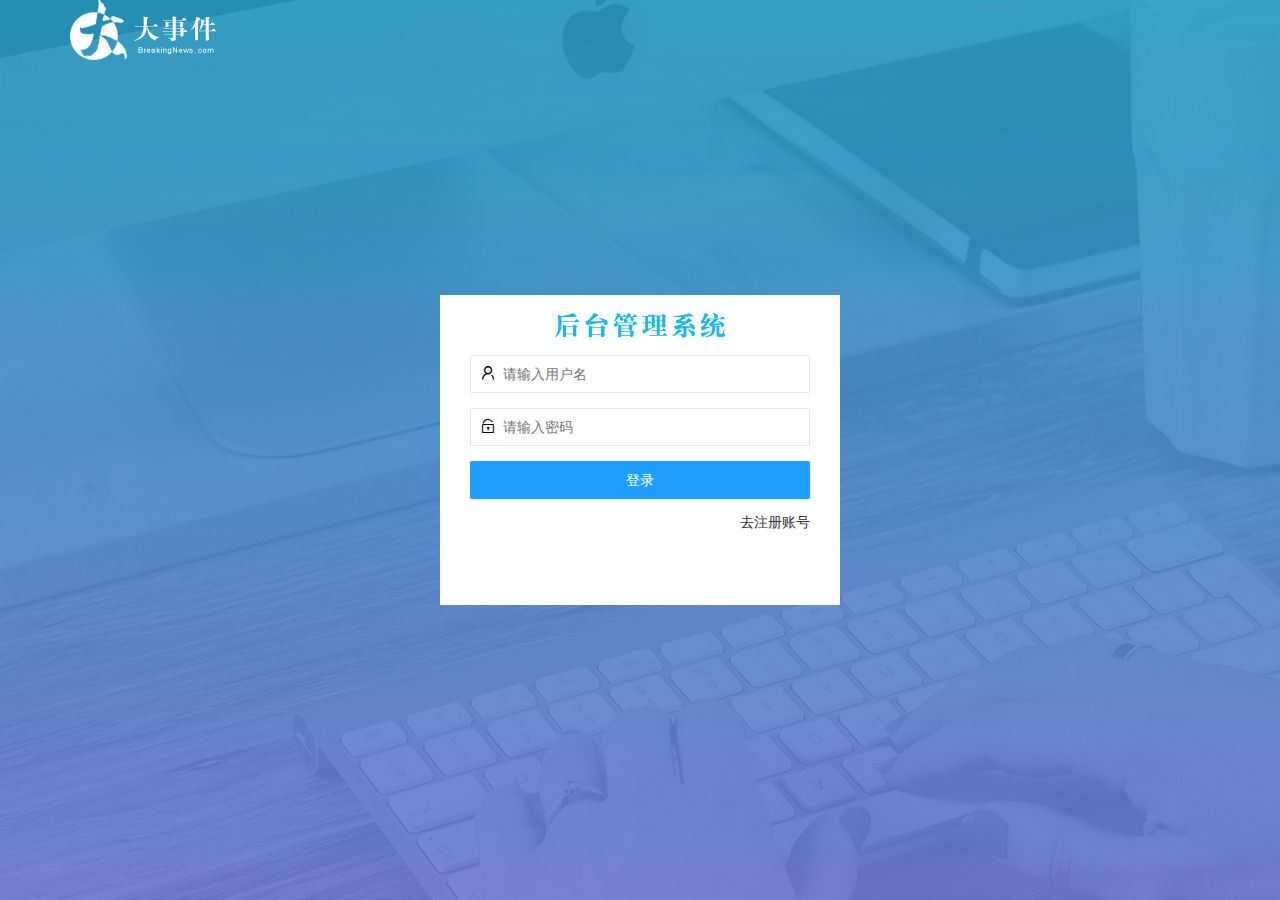
<file: login.html>
<!DOCTYPE html>
<html lang="en">

<head>
    <meta charset="UTF-8">
    <meta http-equiv="X-UA-Compatible" content="IE=edge">
    <meta name="viewport" content="width=device-width, initial-scale=1.0">
    <title>大事件—登录/注册</title>
    <!-- 引入layui -->
    <link rel="stylesheet" href="./assets/lib/layui/css/layui.css">
    <link rel="stylesheet" href="./assets/css/login.css">
</head>

<body>
    <!-- 头部的login区 -->
    <div class="layui-main">
        <img src="./assets/images/logo.png" alt="">
    </div>
    <!-- 登陆注册区 -->
    <div class="loginAndRegBox">
        <div class="login-title"></div>
        <!-- 登录 -->
        <div class="login-box">
            <!-- 登录表单 -->
            <form class="layui-form" action="" id="form_login">
                <!-- 请输入用户名 -->
                <div class="layui-form-item">
                    <i class="layui-icon layui-icon-username"></i>
                    <input type="text" name="username" required lay-verify="required" placeholder="请输入用户名" autocomplete="off" class="layui-input">
                </div>
                <!-- 密码框 -->
                <div class="layui-form-item">
                    <i class="layui-icon layui-icon-password"></i>
                    <input type="password" name="password" required lay-verify="required|pwb" placeholder="请输入密码" autocomplete="off" class="layui-input">
                </div>
                <!-- 提交按钮 -->
                <div class="layui-form-item">
                    <button class="layui-btn layui-btn-fluid layui-btn-normal" lay-submit lay-filter="formDemo">登录</button>
                </div>
                <!-- 注册跳转 -->
                <div class="layui-form-item links">
                    <a href="javascript:;" id="link_reg">去注册账号</a>
                </div>
            </form>
        </div>
        <!-- 注册 -->
        <div class="reg-box">
            <!-- 注册表单 -->
            <form class="layui-form" id="form_reg">
                <!-- 请输入用户名 -->
                <div class="layui-form-item">
                    <i class="layui-icon layui-icon-username"></i>
                    <input type="text" name="username" required lay-verify="required" placeholder="请输入用户名" autocomplete="off" class="layui-input">
                </div>
                <!-- 密码框 -->
                <div class="layui-form-item">
                    <i class="layui-icon layui-icon-password"></i>
                    <input type="password" name="password" required lay-verify="required|pwb" placeholder="请输入密码" autocomplete="off" class="layui-input">
                </div>
                <!-- 密码确认框 -->
                <div class="layui-form-item">
                    <i class="layui-icon layui-icon-password"></i>
                    <input type="password" name="repassworde" required lay-verify="required|pwb|pwbs" placeholder="再次入密码" autocomplete="off" class="layui-input">
                </div>
                <!-- 注册按钮 -->
                <div class="layui-form-item">
                    <button class="layui-btn layui-btn-fluid layui-btn-normal" lay-submit lay-filter="formDemo">注册</button>
                </div>
                <!-- 登录跳转 -->
                <div class="layui-form-item links">
                    <a href="javascript:;" id="link_login">去登录</a>
                </div>
            </form>
        </div>
    </div>
    <!-- 导入layui.js文件 -->
    <script src="./assets/lib/layui/layui.all.js"></script>
    <!-- 导入jquery -->
    <script src="./assets/lib/jquery.js"></script>
    <script src="./assets/js/baseAPI.js"></script>
    <!-- 导入自己的js文件 -->
    <script src="./assets/js/login.js"></script>
</body>

</html>
</file>
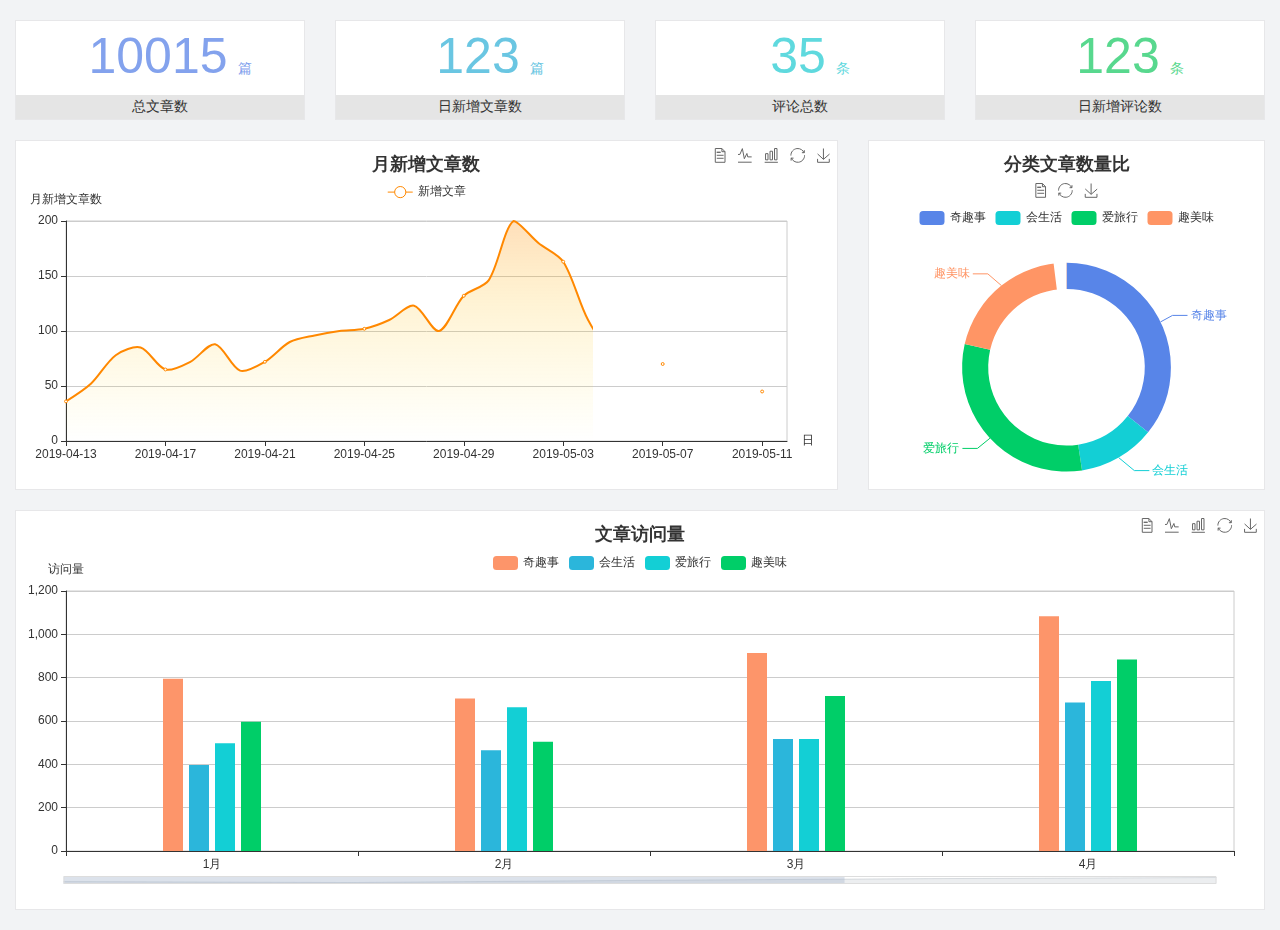
<file: home/dashboard.html>
<!DOCTYPE html>
<html lang="en">

<head>
    <meta charset="UTF-8">
    <meta name="viewport" content="width=device-width, initial-scale=1.0">
    <meta http-equiv="X-UA-Compatible" content="ie=edge">
    <title>图表统计</title>
    <link rel="stylesheet" href="../assets/lib/bootstrap.css" />
    <link rel="stylesheet" href="../assets/lib/main.css" />
    <script src="../assets/lib/jquery.js"></script>
    <script type="text/javascript" src="../assets/lib/echarts.min.js"></script>
</head>

<body>
    <div class="container-fluid">
        <div class="row spannel_list">
            <div class="col-sm-3 col-xs-6">
                <div class="spannel">
                    <em>10015</em><span>篇</span>
                    <b>总文章数</b>
                </div>
            </div>
            <div class="col-sm-3 col-xs-6">
                <div class="spannel scolor01">
                    <em>123</em><span>篇</span>
                    <b>日新增文章数</b>
                </div>
            </div>
            <div class="col-sm-3 col-xs-6">
                <div class="spannel scolor02">
                    <em>35</em><span>条</span>
                    <b>评论总数</b>
                </div>
            </div>
            <div class="col-sm-3 col-xs-6">
                <div class="spannel scolor03">
                    <em>123</em><span>条</span>
                    <b>日新增评论数</b>
                </div>
            </div>
        </div>
    </div>

    <div class="container-fluid">
        <div class="row curve-pie">
            <div class="col-lg-8 col-md-8">
                <div class="gragh_pannel" id="curve_show"></div>
            </div>
            <div class="col-lg-4 col-md-4">
                <div class="gragh_pannel" id="pie_show"></div>
            </div>
        </div>
    </div>

    <div class="container-fluid">
        <div class="column_pannel" id="column_show"></div>
    </div>

    <script>
        var oChart = echarts.init(document.getElementById('curve_show'));
        var aList_all = [{
            'count': 36,
            'date': '2019-04-13'
        }, {
            'count': 52,
            'date': '2019-04-14'
        }, {
            'count': 78,
            'date': '2019-04-15'
        }, {
            'count': 85,
            'date': '2019-04-16'
        }, {
            'count': 65,
            'date': '2019-04-17'
        }, {
            'count': 72,
            'date': '2019-04-18'
        }, {
            'count': 88,
            'date': '2019-04-19'
        }, {
            'count': 64,
            'date': '2019-04-20'
        }, {
            'count': 72,
            'date': '2019-04-21'
        }, {
            'count': 90,
            'date': '2019-04-22'
        }, {
            'count': 96,
            'date': '2019-04-23'
        }, {
            'count': 100,
            'date': '2019-04-24'
        }, {
            'count': 102,
            'date': '2019-04-25'
        }, {
            'count': 110,
            'date': '2019-04-26'
        }, {
            'count': 123,
            'date': '2019-04-27'
        }, {
            'count': 100,
            'date': '2019-04-28'
        }, {
            'count': 132,
            'date': '2019-04-29'
        }, {
            'count': 146,
            'date': '2019-04-30'
        }, {
            'count': 200,
            'date': '2019-05-01'
        }, {
            'count': 180,
            'date': '2019-05-02'
        }, {
            'count': 163,
            'date': '2019-05-03'
        }, {
            'count': 110,
            'date': '2019-05-04'
        }, {
            'count': 80,
            'date': '2019-05-05'
        }, {
            'count': 82,
            'date': '2019-05-06'
        }, {
            'count': 70,
            'date': '2019-05-07'
        }, {
            'count': 65,
            'date': '2019-05-08'
        }, {
            'count': 54,
            'date': '2019-05-09'
        }, {
            'count': 40,
            'date': '2019-05-10'
        }, {
            'count': 45,
            'date': '2019-05-11'
        }, {
            'count': 38,
            'date': '2019-05-12'
        }, ];

        let aCount = [];
        let aDate = [];

        for (var i = 0; i < aList_all.length; i++) {
            aCount.push(aList_all[i].count);
            aDate.push(aList_all[i].date);
        }

        var chartopt = {
            title: {
                text: '月新增文章数',
                left: 'center',
                top: '10'
            },
            tooltip: {
                trigger: 'axis'
            },
            legend: {
                data: ['新增文章'],
                top: '40'
            },
            toolbox: {
                show: true,
                feature: {
                    mark: {
                        show: true
                    },
                    dataView: {
                        show: true,
                        readOnly: false
                    },
                    magicType: {
                        show: true,
                        type: ['line', 'bar']
                    },
                    restore: {
                        show: true
                    },
                    saveAsImage: {
                        show: true
                    }
                }
            },
            calculable: true,
            xAxis: [{
                name: '日',
                type: 'category',
                boundaryGap: false,
                data: aDate
            }],
            yAxis: [{
                name: '月新增文章数',
                type: 'value'
            }],
            series: [{
                name: '新增文章',
                type: 'line',
                smooth: true,
                itemStyle: {
                    normal: {
                        areaStyle: {
                            type: 'default'
                        },
                        color: '#f80'
                    },
                    lineStyle: {
                        color: '#f80'
                    }
                },
                data: aCount
            }],
            areaStyle: {
                normal: {
                    color: new echarts.graphic.LinearGradient(0, 0, 0, 1, [{
                        offset: 0,
                        color: 'rgba(255,136,0,0.39)'
                    }, {
                        offset: .34,
                        color: 'rgba(255,180,0,0.25)'
                    }, {
                        offset: 1,
                        color: 'rgba(255,222,0,0.00)'
                    }])

                }
            },
            grid: {
                show: true,
                x: 50,
                x2: 50,
                y: 80,
                height: 220
            }
        };

        oChart.setOption(chartopt);


        var oPie = echarts.init(document.getElementById('pie_show'));
        var oPieopt = {
            title: {
                top: 10,
                text: '分类文章数量比',
                x: 'center'
            },
            tooltip: {
                trigger: 'item',
                formatter: "{a} <br/>{b} : {c} ({d}%)"
            },
            color: ['#5885e8', '#13cfd5', '#00ce68', '#ff9565'],
            legend: {
                x: 'center',
                top: 65,
                data: ['奇趣事', '会生活', '爱旅行', '趣美味']
            },
            toolbox: {
                show: true,
                x: 'center',
                top: 35,
                feature: {
                    mark: {
                        show: true
                    },
                    dataView: {
                        show: true,
                        readOnly: false
                    },
                    magicType: {
                        show: true,
                        type: ['pie', 'funnel'],
                        option: {
                            funnel: {
                                x: '25%',
                                width: '50%',
                                funnelAlign: 'left',
                                max: 1548
                            }
                        }
                    },
                    restore: {
                        show: true
                    },
                    saveAsImage: {
                        show: true
                    }
                }
            },
            calculable: true,
            series: [{
                name: '访问来源',
                type: 'pie',
                radius: ['45%', '60%'],
                center: ['50%', '65%'],
                data: [{
                    value: 300,
                    name: '奇趣事'
                }, {
                    value: 100,
                    name: '会生活'
                }, {
                    value: 260,
                    name: '爱旅行'
                }, {
                    value: 180,
                    name: '趣美味'
                }]
            }]
        };
        oPie.setOption(oPieopt);



        var oColumn = this.echarts.init(document.getElementById('column_show'));
        var oColumnopt = {
            title: {
                text: '文章访问量',
                left: 'center',
                top: '10'
            },
            tooltip: {
                trigger: 'axis'
            },
            legend: {
                data: ['奇趣事', '会生活', '爱旅行', '趣美味'],
                top: '40'
            },
            toolbox: {
                show: true,
                feature: {
                    mark: {
                        show: true
                    },
                    dataView: {
                        show: true,
                        readOnly: false
                    },
                    magicType: {
                        show: true,
                        type: ['line', 'bar']
                    },
                    restore: {
                        show: true
                    },
                    saveAsImage: {
                        show: true
                    }
                }
            },
            calculable: true,
            xAxis: [{
                type: 'category',
                data: ['1月', '2月', '3月', '4月', '5月']
            }],
            yAxis: [{
                name: '访问量',
                type: 'value'
            }],
            series: [{
                name: '奇趣事',
                type: 'bar',
                barWidth: 20,
                itemStyle: {
                    normal: {
                        areaStyle: {
                            type: 'default'
                        },
                        color: '#fd956a'
                    }
                },
                data: [800, 708, 920, 1090, 1200]
            }, {
                name: '会生活',
                type: 'bar',
                barWidth: 20,
                itemStyle: {
                    normal: {
                        areaStyle: {
                            type: 'default'
                        },
                        color: '#2bb6db'
                    }
                },
                data: [400, 468, 520, 690, 800]
            }, {
                name: '爱旅行',
                type: 'bar',
                barWidth: 20,
                itemStyle: {
                    normal: {
                        areaStyle: {
                            type: 'default'
                        },
                        color: '#13cfd5'
                    }
                },
                data: [500, 668, 520, 790, 900]
            }, {
                name: '趣美味',
                type: 'bar',
                barWidth: 20,
                itemStyle: {
                    normal: {
                        areaStyle: {
                            type: 'default'
                        },
                        color: '#00ce68'
                    }
                },
                data: [600, 508, 720, 890, 1000]
            }],
            grid: {
                show: true,
                x: 50,
                x2: 30,
                y: 80,
                height: 260
            },
            dataZoom: [ //给x轴设置滚动条
                {
                    start: 0, //默认为0
                    end: 100 - 1000 / 31, //默认为100
                    type: 'slider',
                    show: true,
                    xAxisIndex: [0],
                    handleSize: 0, //滑动条的 左右2个滑动条的大小
                    height: 8, //组件高度
                    left: 45, //左边的距离
                    right: 50, //右边的距离
                    bottom: 26, //右边的距离
                    handleColor: '#ddd', //h滑动图标的颜色
                    handleStyle: {
                        borderColor: "#cacaca",
                        borderWidth: "1",
                        shadowBlur: 2,
                        background: "#ddd",
                        shadowColor: "#ddd",
                    }
                }
            ]
        };
        oColumn.setOption(oColumnopt);
    </script>
</body>

</html>
</file>
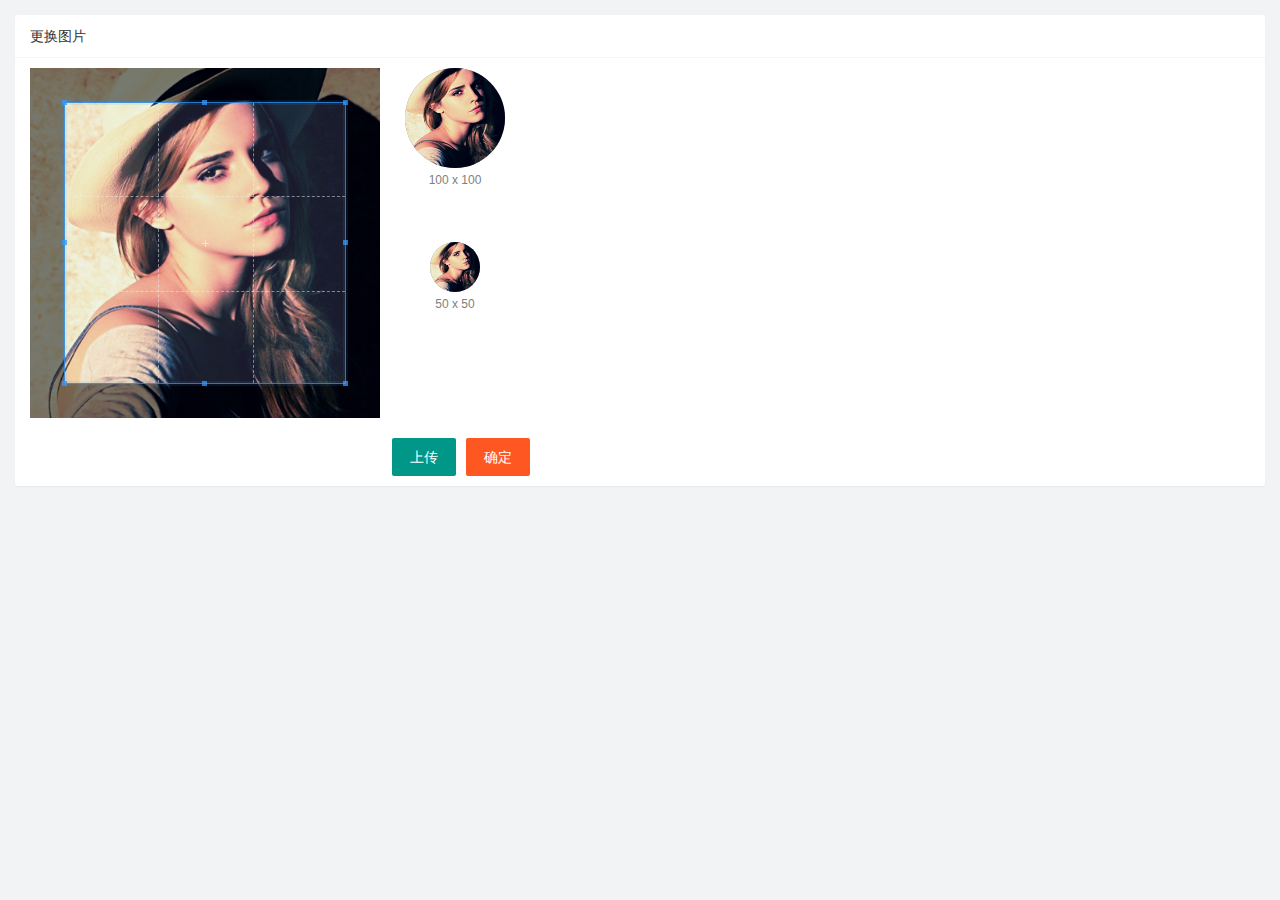
<file: user/user_avatar.html>
<!DOCTYPE html>
<html lang="en">

<head>
    <meta charset="UTF-8">
    <meta http-equiv="X-UA-Compatible" content="IE=edge">
    <meta name="viewport" content="width=device-width, initial-scale=1.0">
    <title>Document</title>
    <link rel="stylesheet" href="../assets/lib/layui/css/layui.css">
    <link rel="stylesheet" href="../assets/lib/cropper/cropper.css">
    <link rel="stylesheet" href="../assets/css/user/user_avatar.css">
</head>

<body>
    <div class="layui-card">
        <div class="layui-card-header">更换图片</div>
        <div class="layui-card-body">
            <!-- 第一行的图片裁剪和预览区域 -->
            <div class="row1">
                <!-- 图片裁剪区域 -->
                <div class="cropper-box">
                    <!-- 这个 img 标签很重要，将来会把它初始化为裁剪区域 -->
                    <img id="image" src="../assets/images/sample.jpg" />
                </div>
                <!-- 图片的预览区域 -->
                <div class="preview-box">
                    <div>
                        <!-- 宽高为 100px 的预览区域 -->
                        <div class="img-preview w100"></div>
                        <p class="size">100 x 100</p>
                    </div>
                    <div>
                        <!-- 宽高为 50px 的预览区域 -->
                        <div class="img-preview w50"></div>
                        <p class="size">50 x 50</p>
                    </div>
                </div>
            </div>

            <!-- 第二行的按钮区域 -->
            <div class="row2">
                <input type="file" id="file" accept="image/png,image/jpeg">
                <button type="button" class="layui-btn" id="btnChooseImage">上传</button>
                <button type="button" class="layui-btn layui-btn-danger" id="btnUpload">确定</button>
            </div>
        </div>
    </div>
    <script src="../assets/lib/jquery.js"></script>
    <script src="../assets/lib/layui/layui.all.js"></script>
    <script src="../assets/lib/cropper/Cropper.js"></script>
    <script src="../assets/lib/cropper/jquery-cropper.js"></script>
    <script src="../assets/js/baseAPI.js"></script>
    <script src="../assets/js/user/user_avatar.js"></script>
</body>

</html>
</file>
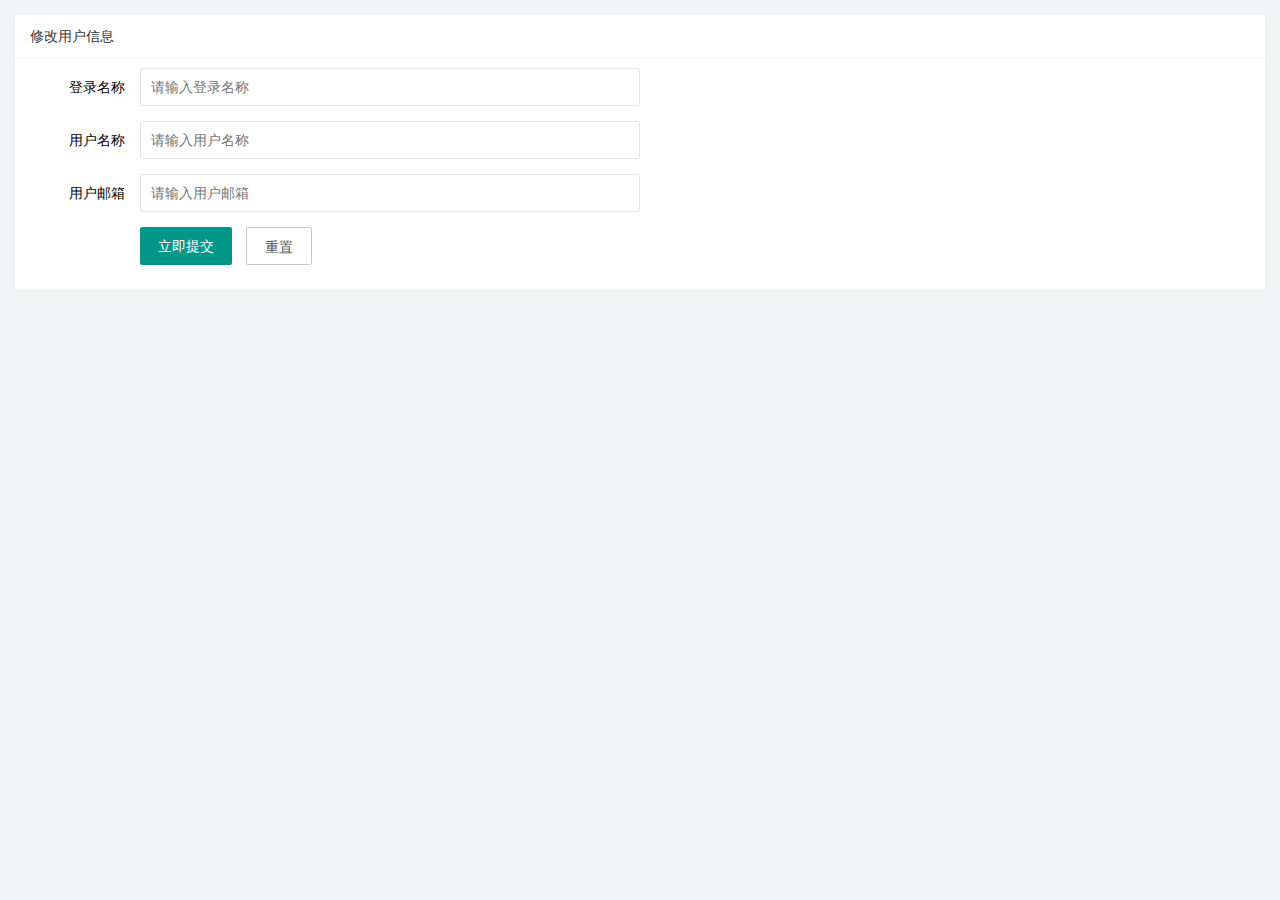
<file: user/user_info.html>
<!DOCTYPE html>
<html lang="en">

<head>
    <meta charset="UTF-8">
    <meta http-equiv="X-UA-Compatible" content="IE=edge">
    <meta name="viewport" content="width=device-width, initial-scale=1.0">
    <title>Document</title>
    <link rel="stylesheet" href="../assets/lib/layui/css/layui.css" />
    <link rel="stylesheet" href="../assets/css/user/user_info.css" />
</head>

<body>
    <div class="layui-card">
        <div class="layui-card-header">修改用户信息</div>
        <div class="layui-card-body">
            <form class="layui-form" lay-filter="formUserInfo">
                <input type="hidden" name="id">
                <div class="layui-form-item">
                    <label class="layui-form-label">登录名称</label>
                    <div class="layui-input-block">
                        <input type="text" name="username" required lay-verify="required" placeholder="请输入登录名称" autocomplete="off" class="layui-input" readonly>
                    </div>
                </div>
                <div class="layui-form-item">
                    <label class="layui-form-label">用户名称</label>
                    <div class="layui-input-block">
                        <input type="text" name="nickname" required lay-verify="required|nickname" placeholder="请输入用户名称" autocomplete="off" class="layui-input">
                    </div>
                </div>
                <div class="layui-form-item">
                    <label class="layui-form-label">用户邮箱</label>
                    <div class="layui-input-block">
                        <input type="text" name="email" required lay-verify="required|email" placeholder="请输入用户邮箱" autocomplete="off" class="layui-input">
                    </div>
                </div>
                <div class="layui-form-item">
                    <div class="layui-input-block">
                        <button class="layui-btn" lay-submit lay-filter="formDemo">立即提交</button>
                        <button type="reset" class="layui-btn layui-btn-primary" id="btnReast">重置</button>
                    </div>
                </div>
            </form>
        </div>
    </div>
    <script src="../assets/lib/jquery.js"></script>
    <script src="../assets/js/baseAPI.js"></script>
    <script src="../assets/lib/layui/layui.all.js"></script>
    <script src="../assets/js/user/user_info.js"></script>
</body>

</html>
</file>
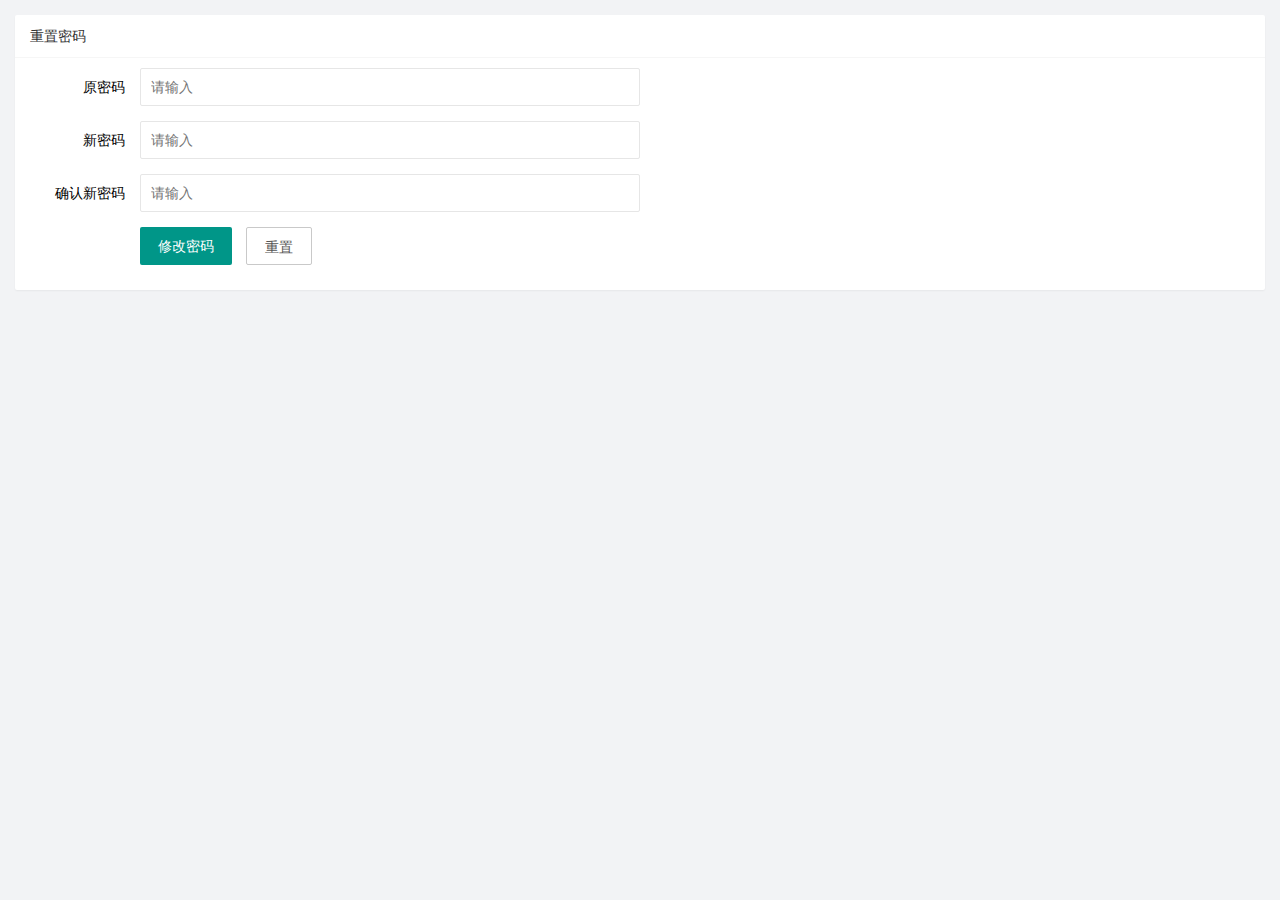
<file: user/user_pwd.html>
<!DOCTYPE html>
<html lang="en">

<head>
    <meta charset="UTF-8">
    <meta http-equiv="X-UA-Compatible" content="IE=edge">
    <meta name="viewport" content="width=device-width, initial-scale=1.0">
    <title>Document</title>
    <link rel="stylesheet" href="../assets/lib/layui/css/layui.css">
    <link rel="stylesheet" href="../assets/css/user/user_pwd.css">
</head>

<body>
    <div class="layui-card">
        <div class="layui-card-header">重置密码</div>
        <div class="layui-card-body">
            <form class="layui-form">
                <!-- 提示：如果你不想用form，你可以换成div等任何一个普通元素 -->
                <div class="layui-form-item">
                    <label class="layui-form-label">原密码</label>
                    <div class="layui-input-block">
                        <input type="password" name="oldPwd" placeholder="请输入" autocomplete="off" class="layui-input" lay-verify="required|pwd">
                    </div>
                </div>
                <div class="layui-form-item">
                    <label class="layui-form-label">新密码</label>
                    <div class="layui-input-block">
                        <input type="password" name="newPwd" placeholder="请输入" autocomplete="off" class="layui-input" lay-verify="required|pwd|samePwd">
                    </div>
                </div>
                <div class="layui-form-item">
                    <label class="layui-form-label">确认新密码</label>
                    <div class="layui-input-block">
                        <input type="password" name="rePwd" placeholder="请输入" autocomplete="off" class="layui-input" lay-verify="required|pwd|rePwd">
                    </div>
                </div>
                <div class="layui-form-item">
                    <div class="layui-input-block">
                        <button class="layui-btn" lay-submit lay-filter="*">修改密码</button>
                        <button type="reset" class="layui-btn layui-btn-primary">重置</button>
                    </div>
                </div>
            </form>
        </div>
    </div>
    <script src="../assets/lib/jquery.js"></script>
    <script src="../assets/lib/layui/layui.all.js"></script>
    <script src="../assets/js/baseAPI.js"></script>
    <script src="../assets/js/user/user_pwd.js"></script>
</body>

</html>
</file>
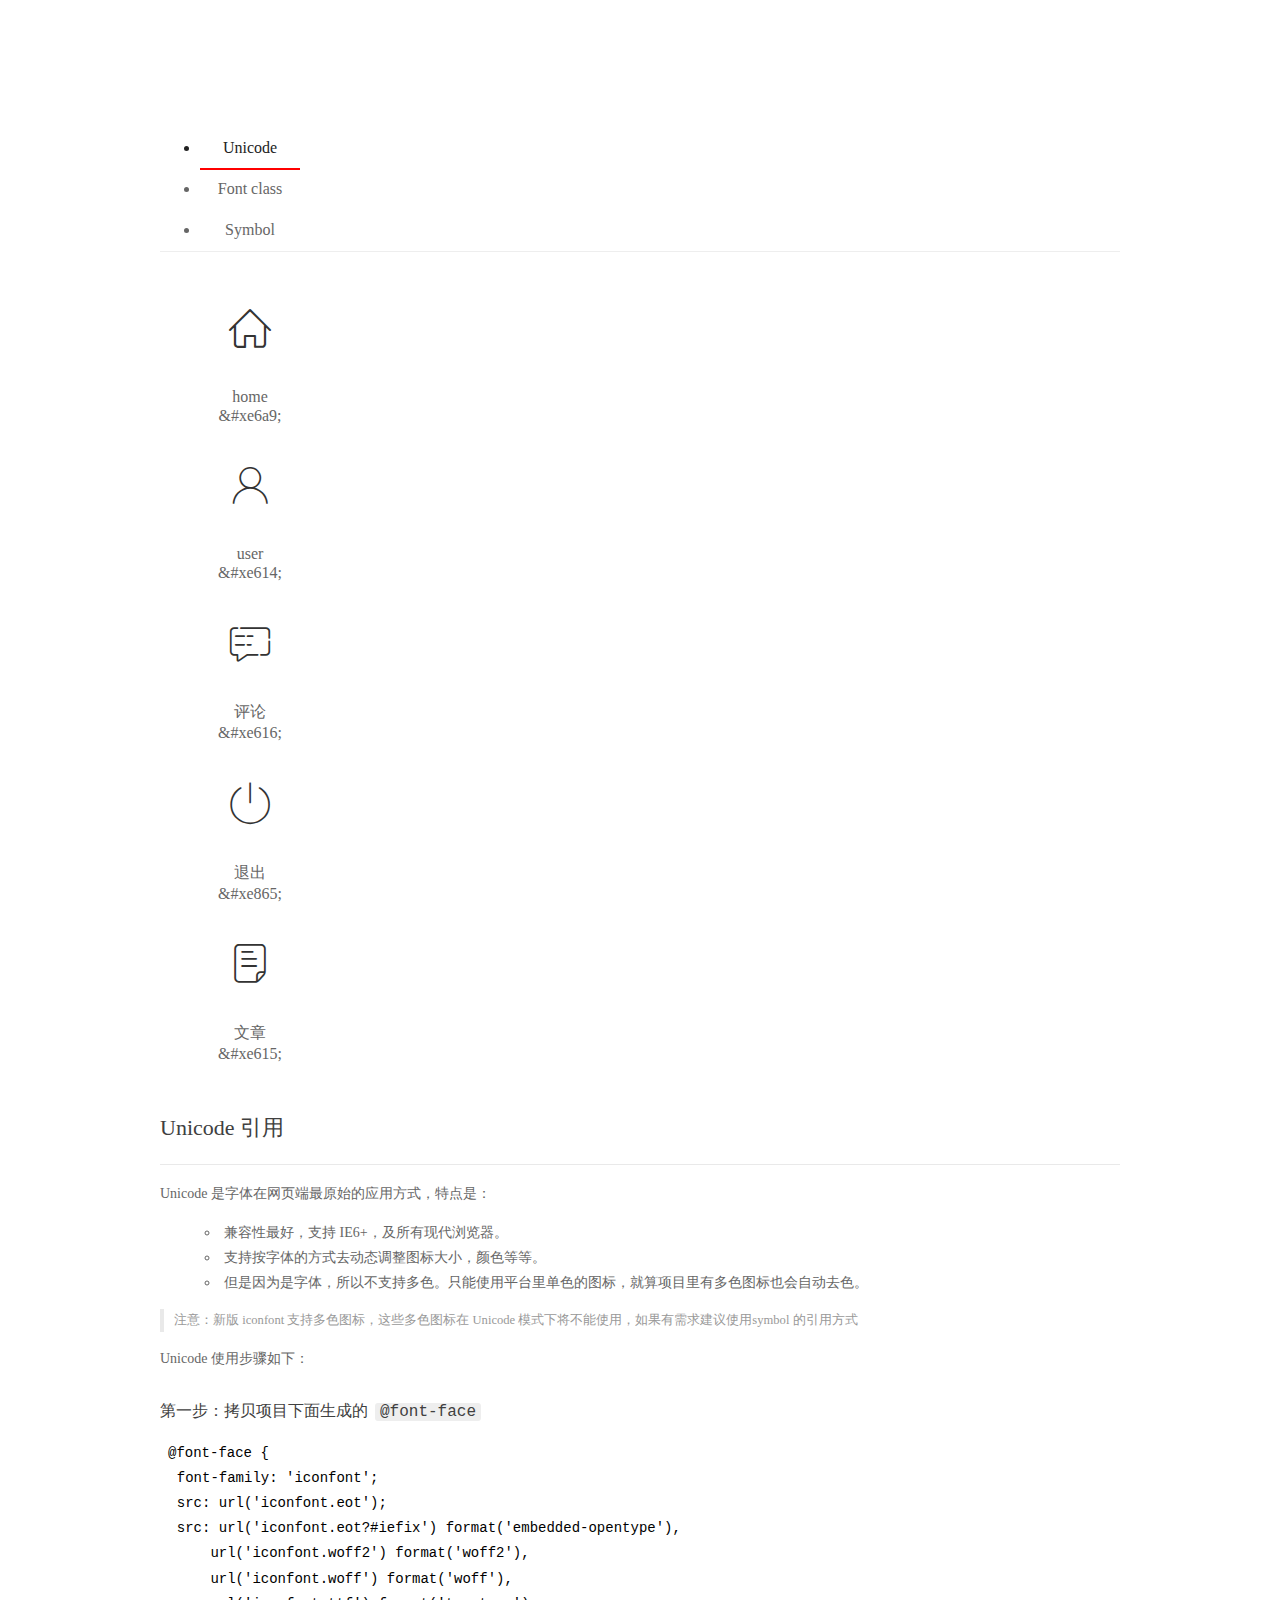
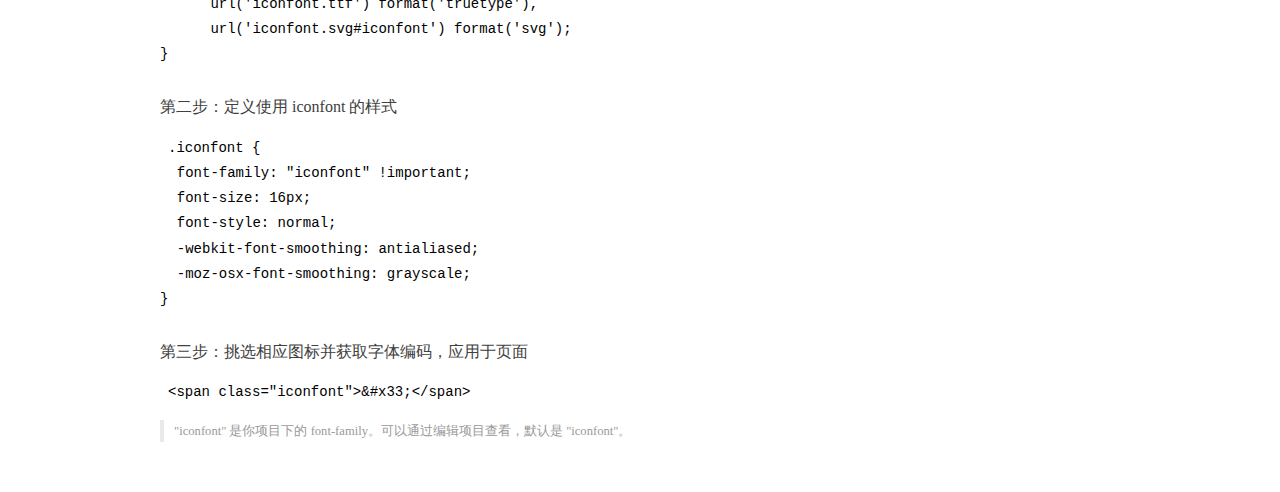
<file: assets/fonts/demo_index.html>
<!DOCTYPE html>
<html>
<head>
  <meta charset="utf-8"/>
  <title>IconFont Demo</title>
  <link rel="shortcut icon" href="https://gtms04.alicdn.com/tps/i4/TB1_oz6GVXXXXaFXpXXJDFnIXXX-64-64.ico" type="image/x-icon"/>
  <link rel="stylesheet" href="https://g.alicdn.com/thx/cube/1.3.2/cube.min.css">
  <link rel="stylesheet" href="demo.css">
  <link rel="stylesheet" href="iconfont.css">
  <script src="iconfont.js"></script>
  <!-- jQuery -->
  <script src="https://a1.alicdn.com/oss/uploads/2018/12/26/7bfddb60-08e8-11e9-9b04-53e73bb6408b.js"></script>
  <!-- 代码高亮 -->
  <script src="https://a1.alicdn.com/oss/uploads/2018/12/26/a3f714d0-08e6-11e9-8a15-ebf944d7534c.js"></script>
</head>
<body>
  <div class="main">
    <h1 class="logo"><a href="https://www.iconfont.cn/" title="iconfont 首页" target="_blank">&#xe86b;</a></h1>
    <div class="nav-tabs">
      <ul id="tabs" class="dib-box">
        <li class="dib active"><span>Unicode</span></li>
        <li class="dib"><span>Font class</span></li>
        <li class="dib"><span>Symbol</span></li>
      </ul>
      
    </div>
    <div class="tab-container">
      <div class="content unicode" style="display: block;">
          <ul class="icon_lists dib-box">
          
            <li class="dib">
              <span class="icon iconfont">&#xe6a9;</span>
                <div class="name">home</div>
                <div class="code-name">&amp;#xe6a9;</div>
              </li>
          
            <li class="dib">
              <span class="icon iconfont">&#xe614;</span>
                <div class="name">user</div>
                <div class="code-name">&amp;#xe614;</div>
              </li>
          
            <li class="dib">
              <span class="icon iconfont">&#xe616;</span>
                <div class="name">评论</div>
                <div class="code-name">&amp;#xe616;</div>
              </li>
          
            <li class="dib">
              <span class="icon iconfont">&#xe865;</span>
                <div class="name">退出</div>
                <div class="code-name">&amp;#xe865;</div>
              </li>
          
            <li class="dib">
              <span class="icon iconfont">&#xe615;</span>
                <div class="name">文章</div>
                <div class="code-name">&amp;#xe615;</div>
              </li>
          
          </ul>
          <div class="article markdown">
          <h2 id="unicode-">Unicode 引用</h2>
          <hr>

          <p>Unicode 是字体在网页端最原始的应用方式，特点是：</p>
          <ul>
            <li>兼容性最好，支持 IE6+，及所有现代浏览器。</li>
            <li>支持按字体的方式去动态调整图标大小，颜色等等。</li>
            <li>但是因为是字体，所以不支持多色。只能使用平台里单色的图标，就算项目里有多色图标也会自动去色。</li>
          </ul>
          <blockquote>
            <p>注意：新版 iconfont 支持多色图标，这些多色图标在 Unicode 模式下将不能使用，如果有需求建议使用symbol 的引用方式</p>
          </blockquote>
          <p>Unicode 使用步骤如下：</p>
          <h3 id="-font-face">第一步：拷贝项目下面生成的 <code>@font-face</code></h3>
<pre><code class="language-css"
>@font-face {
  font-family: 'iconfont';
  src: url('iconfont.eot');
  src: url('iconfont.eot?#iefix') format('embedded-opentype'),
      url('iconfont.woff2') format('woff2'),
      url('iconfont.woff') format('woff'),
      url('iconfont.ttf') format('truetype'),
      url('iconfont.svg#iconfont') format('svg');
}
</code></pre>
          <h3 id="-iconfont-">第二步：定义使用 iconfont 的样式</h3>
<pre><code class="language-css"
>.iconfont {
  font-family: "iconfont" !important;
  font-size: 16px;
  font-style: normal;
  -webkit-font-smoothing: antialiased;
  -moz-osx-font-smoothing: grayscale;
}
</code></pre>
          <h3 id="-">第三步：挑选相应图标并获取字体编码，应用于页面</h3>
<pre>
<code class="language-html"
>&lt;span class="iconfont"&gt;&amp;#x33;&lt;/span&gt;
</code></pre>
          <blockquote>
            <p>"iconfont" 是你项目下的 font-family。可以通过编辑项目查看，默认是 "iconfont"。</p>
          </blockquote>
          </div>
      </div>
      <div class="content font-class">
        <ul class="icon_lists dib-box">
          
          <li class="dib">
            <span class="icon iconfont icon-home"></span>
            <div class="name">
              home
            </div>
            <div class="code-name">.icon-home
            </div>
          </li>
          
          <li class="dib">
            <span class="icon iconfont icon-user"></span>
            <div class="name">
              user
            </div>
            <div class="code-name">.icon-user
            </div>
          </li>
          
          <li class="dib">
            <span class="icon iconfont icon-pinglun"></span>
            <div class="name">
              评论
            </div>
            <div class="code-name">.icon-pinglun
            </div>
          </li>
          
          <li class="dib">
            <span class="icon iconfont icon-tuichu"></span>
            <div class="name">
              退出
            </div>
            <div class="code-name">.icon-tuichu
            </div>
          </li>
          
          <li class="dib">
            <span class="icon iconfont icon-16"></span>
            <div class="name">
              文章
            </div>
            <div class="code-name">.icon-16
            </div>
          </li>
          
        </ul>
        <div class="article markdown">
        <h2 id="font-class-">font-class 引用</h2>
        <hr>

        <p>font-class 是 Unicode 使用方式的一种变种，主要是解决 Unicode 书写不直观，语意不明确的问题。</p>
        <p>与 Unicode 使用方式相比，具有如下特点：</p>
        <ul>
          <li>兼容性良好，支持 IE8+，及所有现代浏览器。</li>
          <li>相比于 Unicode 语意明确，书写更直观。可以很容易分辨这个 icon 是什么。</li>
          <li>因为使用 class 来定义图标，所以当要替换图标时，只需要修改 class 里面的 Unicode 引用。</li>
          <li>不过因为本质上还是使用的字体，所以多色图标还是不支持的。</li>
        </ul>
        <p>使用步骤如下：</p>
        <h3 id="-fontclass-">第一步：引入项目下面生成的 fontclass 代码：</h3>
<pre><code class="language-html">&lt;link rel="stylesheet" href="./iconfont.css"&gt;
</code></pre>
        <h3 id="-">第二步：挑选相应图标并获取类名，应用于页面：</h3>
<pre><code class="language-html">&lt;span class="iconfont icon-xxx"&gt;&lt;/span&gt;
</code></pre>
        <blockquote>
          <p>"
            iconfont" 是你项目下的 font-family。可以通过编辑项目查看，默认是 "iconfont"。</p>
        </blockquote>
      </div>
      </div>
      <div class="content symbol">
          <ul class="icon_lists dib-box">
          
            <li class="dib">
                <svg class="icon svg-icon" aria-hidden="true">
                  <use xlink:href="#icon-home"></use>
                </svg>
                <div class="name">home</div>
                <div class="code-name">#icon-home</div>
            </li>
          
            <li class="dib">
                <svg class="icon svg-icon" aria-hidden="true">
                  <use xlink:href="#icon-user"></use>
                </svg>
                <div class="name">user</div>
                <div class="code-name">#icon-user</div>
            </li>
          
            <li class="dib">
                <svg class="icon svg-icon" aria-hidden="true">
                  <use xlink:href="#icon-pinglun"></use>
                </svg>
                <div class="name">评论</div>
                <div class="code-name">#icon-pinglun</div>
            </li>
          
            <li class="dib">
                <svg class="icon svg-icon" aria-hidden="true">
                  <use xlink:href="#icon-tuichu"></use>
                </svg>
                <div class="name">退出</div>
                <div class="code-name">#icon-tuichu</div>
            </li>
          
            <li class="dib">
                <svg class="icon svg-icon" aria-hidden="true">
                  <use xlink:href="#icon-16"></use>
                </svg>
                <div class="name">文章</div>
                <div class="code-name">#icon-16</div>
            </li>
          
          </ul>
          <div class="article markdown">
          <h2 id="symbol-">Symbol 引用</h2>
          <hr>

          <p>这是一种全新的使用方式，应该说这才是未来的主流，也是平台目前推荐的用法。相关介绍可以参考这篇<a href="">文章</a>
            这种用法其实是做了一个 SVG 的集合，与另外两种相比具有如下特点：</p>
          <ul>
            <li>支持多色图标了，不再受单色限制。</li>
            <li>通过一些技巧，支持像字体那样，通过 <code>font-size</code>, <code>color</code> 来调整样式。</li>
            <li>兼容性较差，支持 IE9+，及现代浏览器。</li>
            <li>浏览器渲染 SVG 的性能一般，还不如 png。</li>
          </ul>
          <p>使用步骤如下：</p>
          <h3 id="-symbol-">第一步：引入项目下面生成的 symbol 代码：</h3>
<pre><code class="language-html">&lt;script src="./iconfont.js"&gt;&lt;/script&gt;
</code></pre>
          <h3 id="-css-">第二步：加入通用 CSS 代码（引入一次就行）：</h3>
<pre><code class="language-html">&lt;style&gt;
.icon {
  width: 1em;
  height: 1em;
  vertical-align: -0.15em;
  fill: currentColor;
  overflow: hidden;
}
&lt;/style&gt;
</code></pre>
          <h3 id="-">第三步：挑选相应图标并获取类名，应用于页面：</h3>
<pre><code class="language-html">&lt;svg class="icon" aria-hidden="true"&gt;
  &lt;use xlink:href="#icon-xxx"&gt;&lt;/use&gt;
&lt;/svg&gt;
</code></pre>
          </div>
      </div>

    </div>
  </div>
  <script>
  $(document).ready(function () {
      $('.tab-container .content:first').show()

      $('#tabs li').click(function (e) {
        var tabContent = $('.tab-container .content')
        var index = $(this).index()

        if ($(this).hasClass('active')) {
          return
        } else {
          $('#tabs li').removeClass('active')
          $(this).addClass('active')

          tabContent.hide().eq(index).fadeIn()
        }
      })
    })
  </script>
</body>
</html>
</file>
<file: assets/lib/layui/css/layui.css>
/** layui-v2.5.5 MIT License By https://www.layui.com */
 .layui-inline,img{display:inline-block;vertical-align:middle}h1,h2,h3,h4,h5,h6{font-weight:400}.layui-edge,.layui-header,.layui-inline,.layui-main{position:relative}.layui-body,.layui-edge,.layui-elip{overflow:hidden}.layui-btn,.layui-edge,.layui-inline,img{vertical-align:middle}.layui-btn,.layui-disabled,.layui-icon,.layui-unselect{-moz-user-select:none;-webkit-user-select:none;-ms-user-select:none}.layui-elip,.layui-form-checkbox span,.layui-form-pane .layui-form-label{text-overflow:ellipsis;white-space:nowrap}.layui-breadcrumb,.layui-tree-btnGroup{visibility:hidden}blockquote,body,button,dd,div,dl,dt,form,h1,h2,h3,h4,h5,h6,input,li,ol,p,pre,td,textarea,th,ul{margin:0;padding:0;-webkit-tap-highlight-color:rgba(0,0,0,0)}a:active,a:hover{outline:0}img{border:none}li{list-style:none}table{border-collapse:collapse;border-spacing:0}h4,h5,h6{font-size:100%}button,input,optgroup,option,select,textarea{font-family:inherit;font-size:inherit;font-style:inherit;font-weight:inherit;outline:0}pre{white-space:pre-wrap;white-space:-moz-pre-wrap;white-space:-pre-wrap;white-space:-o-pre-wrap;word-wrap:break-word}body{line-height:24px;font:14px Helvetica Neue,Helvetica,PingFang SC,Tahoma,Arial,sans-serif}hr{height:1px;margin:10px 0;border:0;clear:both}a{color:#333;text-decoration:none}a:hover{color:#777}a cite{font-style:normal;*cursor:pointer}.layui-border-box,.layui-border-box *{box-sizing:border-box}.layui-box,.layui-box *{box-sizing:content-box}.layui-clear{clear:both;*zoom:1}.layui-clear:after{content:'\20';clear:both;*zoom:1;display:block;height:0}.layui-inline{*display:inline;*zoom:1}.layui-edge{display:inline-block;width:0;height:0;border-width:6px;border-style:dashed;border-color:transparent}.layui-edge-top{top:-4px;border-bottom-color:#999;border-bottom-style:solid}.layui-edge-right{border-left-color:#999;border-left-style:solid}.layui-edge-bottom{top:2px;border-top-color:#999;border-top-style:solid}.layui-edge-left{border-right-color:#999;border-right-style:solid}.layui-disabled,.layui-disabled:hover{color:#d2d2d2!important;cursor:not-allowed!important}.layui-circle{border-radius:100%}.layui-show{display:block!important}.layui-hide{display:none!important}@font-face{font-family:layui-icon;src:url(../font/iconfont.eot?v=250);src:url(../font/iconfont.eot?v=250#iefix) format('embedded-opentype'),url(../font/iconfont.woff2?v=250) format('woff2'),url(../font/iconfont.woff?v=250) format('woff'),url(../font/iconfont.ttf?v=250) format('truetype'),url(../font/iconfont.svg?v=250#layui-icon) format('svg')}.layui-icon{font-family:layui-icon!important;font-size:16px;font-style:normal;-webkit-font-smoothing:antialiased;-moz-osx-font-smoothing:grayscale}.layui-icon-reply-fill:before{content:"\e611"}.layui-icon-set-fill:before{content:"\e614"}.layui-icon-menu-fill:before{content:"\e60f"}.layui-icon-search:before{content:"\e615"}.layui-icon-share:before{content:"\e641"}.layui-icon-set-sm:before{content:"\e620"}.layui-icon-engine:before{content:"\e628"}.layui-icon-close:before{content:"\1006"}.layui-icon-close-fill:before{content:"\1007"}.layui-icon-chart-screen:before{content:"\e629"}.layui-icon-star:before{content:"\e600"}.layui-icon-circle-dot:before{content:"\e617"}.layui-icon-chat:before{content:"\e606"}.layui-icon-release:before{content:"\e609"}.layui-icon-list:before{content:"\e60a"}.layui-icon-chart:before{content:"\e62c"}.layui-icon-ok-circle:before{content:"\1005"}.layui-icon-layim-theme:before{content:"\e61b"}.layui-icon-table:before{content:"\e62d"}.layui-icon-right:before{content:"\e602"}.layui-icon-left:before{content:"\e603"}.layui-icon-cart-simple:before{content:"\e698"}.layui-icon-face-cry:before{content:"\e69c"}.layui-icon-face-smile:before{content:"\e6af"}.layui-icon-survey:before{content:"\e6b2"}.layui-icon-tree:before{content:"\e62e"}.layui-icon-upload-circle:before{content:"\e62f"}.layui-icon-add-circle:before{content:"\e61f"}.layui-icon-download-circle:before{content:"\e601"}.layui-icon-templeate-1:before{content:"\e630"}.layui-icon-util:before{content:"\e631"}.layui-icon-face-surprised:before{content:"\e664"}.layui-icon-edit:before{content:"\e642"}.layui-icon-speaker:before{content:"\e645"}.layui-icon-down:before{content:"\e61a"}.layui-icon-file:before{content:"\e621"}.layui-icon-layouts:before{content:"\e632"}.layui-icon-rate-half:before{content:"\e6c9"}.layui-icon-add-circle-fine:before{content:"\e608"}.layui-icon-prev-circle:before{content:"\e633"}.layui-icon-read:before{content:"\e705"}.layui-icon-404:before{content:"\e61c"}.layui-icon-carousel:before{content:"\e634"}.layui-icon-help:before{content:"\e607"}.layui-icon-code-circle:before{content:"\e635"}.layui-icon-water:before{content:"\e636"}.layui-icon-username:before{content:"\e66f"}.layui-icon-find-fill:before{content:"\e670"}.layui-icon-about:before{content:"\e60b"}.layui-icon-location:before{content:"\e715"}.layui-icon-up:before{content:"\e619"}.layui-icon-pause:before{content:"\e651"}.layui-icon-date:before{content:"\e637"}.layui-icon-layim-uploadfile:before{content:"\e61d"}.layui-icon-delete:before{content:"\e640"}.layui-icon-play:before{content:"\e652"}.layui-icon-top:before{content:"\e604"}.layui-icon-friends:before{content:"\e612"}.layui-icon-refresh-3:before{content:"\e9aa"}.layui-icon-ok:before{content:"\e605"}.layui-icon-layer:before{content:"\e638"}.layui-icon-face-smile-fine:before{content:"\e60c"}.layui-icon-dollar:before{content:"\e659"}.layui-icon-group:before{content:"\e613"}.layui-icon-layim-download:before{content:"\e61e"}.layui-icon-picture-fine:before{content:"\e60d"}.layui-icon-link:before{content:"\e64c"}.layui-icon-diamond:before{content:"\e735"}.layui-icon-log:before{content:"\e60e"}.layui-icon-rate-solid:before{content:"\e67a"}.layui-icon-fonts-del:before{content:"\e64f"}.layui-icon-unlink:before{content:"\e64d"}.layui-icon-fonts-clear:before{content:"\e639"}.layui-icon-triangle-r:before{content:"\e623"}.layui-icon-circle:before{content:"\e63f"}.layui-icon-radio:before{content:"\e643"}.layui-icon-align-center:before{content:"\e647"}.layui-icon-align-right:before{content:"\e648"}.layui-icon-align-left:before{content:"\e649"}.layui-icon-loading-1:before{content:"\e63e"}.layui-icon-return:before{content:"\e65c"}.layui-icon-fonts-strong:before{content:"\e62b"}.layui-icon-upload:before{content:"\e67c"}.layui-icon-dialogue:before{content:"\e63a"}.layui-icon-video:before{content:"\e6ed"}.layui-icon-headset:before{content:"\e6fc"}.layui-icon-cellphone-fine:before{content:"\e63b"}.layui-icon-add-1:before{content:"\e654"}.layui-icon-face-smile-b:before{content:"\e650"}.layui-icon-fonts-html:before{content:"\e64b"}.layui-icon-form:before{content:"\e63c"}.layui-icon-cart:before{content:"\e657"}.layui-icon-camera-fill:before{content:"\e65d"}.layui-icon-tabs:before{content:"\e62a"}.layui-icon-fonts-code:before{content:"\e64e"}.layui-icon-fire:before{content:"\e756"}.layui-icon-set:before{content:"\e716"}.layui-icon-fonts-u:before{content:"\e646"}.layui-icon-triangle-d:before{content:"\e625"}.layui-icon-tips:before{content:"\e702"}.layui-icon-picture:before{content:"\e64a"}.layui-icon-more-vertical:before{content:"\e671"}.layui-icon-flag:before{content:"\e66c"}.layui-icon-loading:before{content:"\e63d"}.layui-icon-fonts-i:before{content:"\e644"}.layui-icon-refresh-1:before{content:"\e666"}.layui-icon-rmb:before{content:"\e65e"}.layui-icon-home:before{content:"\e68e"}.layui-icon-user:before{content:"\e770"}.layui-icon-notice:before{content:"\e667"}.layui-icon-login-weibo:before{content:"\e675"}.layui-icon-voice:before{content:"\e688"}.layui-icon-upload-drag:before{content:"\e681"}.layui-icon-login-qq:before{content:"\e676"}.layui-icon-snowflake:before{content:"\e6b1"}.layui-icon-file-b:before{content:"\e655"}.layui-icon-template:before{content:"\e663"}.layui-icon-auz:before{content:"\e672"}.layui-icon-console:before{content:"\e665"}.layui-icon-app:before{content:"\e653"}.layui-icon-prev:before{content:"\e65a"}.layui-icon-website:before{content:"\e7ae"}.layui-icon-next:before{content:"\e65b"}.layui-icon-component:before{content:"\e857"}.layui-icon-more:before{content:"\e65f"}.layui-icon-login-wechat:before{content:"\e677"}.layui-icon-shrink-right:before{content:"\e668"}.layui-icon-spread-left:before{content:"\e66b"}.layui-icon-camera:before{content:"\e660"}.layui-icon-note:before{content:"\e66e"}.layui-icon-refresh:before{content:"\e669"}.layui-icon-female:before{content:"\e661"}.layui-icon-male:before{content:"\e662"}.layui-icon-password:before{content:"\e673"}.layui-icon-senior:before{content:"\e674"}.layui-icon-theme:before{content:"\e66a"}.layui-icon-tread:before{content:"\e6c5"}.layui-icon-praise:before{content:"\e6c6"}.layui-icon-star-fill:before{content:"\e658"}.layui-icon-rate:before{content:"\e67b"}.layui-icon-template-1:before{content:"\e656"}.layui-icon-vercode:before{content:"\e679"}.layui-icon-cellphone:before{content:"\e678"}.layui-icon-screen-full:before{content:"\e622"}.layui-icon-screen-restore:before{content:"\e758"}.layui-icon-cols:before{content:"\e610"}.layui-icon-export:before{content:"\e67d"}.layui-icon-print:before{content:"\e66d"}.layui-icon-slider:before{content:"\e714"}.layui-icon-addition:before{content:"\e624"}.layui-icon-subtraction:before{content:"\e67e"}.layui-icon-service:before{content:"\e626"}.layui-icon-transfer:before{content:"\e691"}.layui-main{width:1140px;margin:0 auto}.layui-header{z-index:1000;height:60px}.layui-header a:hover{transition:all .5s;-webkit-transition:all .5s}.layui-side{position:fixed;left:0;top:0;bottom:0;z-index:999;width:200px;overflow-x:hidden}.layui-side-scroll{position:relative;width:220px;height:100%;overflow-x:hidden}.layui-body{position:absolute;left:200px;right:0;top:0;bottom:0;z-index:998;width:auto;overflow-y:auto;box-sizing:border-box}.layui-layout-body{overflow:hidden}.layui-layout-admin .layui-header{background-color:#23262E}.layui-layout-admin .layui-side{top:60px;width:200px;overflow-x:hidden}.layui-layout-admin .layui-body{position:fixed;top:60px;bottom:44px}.layui-layout-admin .layui-main{width:auto;margin:0 15px}.layui-layout-admin .layui-footer{position:fixed;left:200px;right:0;bottom:0;height:44px;line-height:44px;padding:0 15px;background-color:#eee}.layui-layout-admin .layui-logo{position:absolute;left:0;top:0;width:200px;height:100%;line-height:60px;text-align:center;color:#009688;font-size:16px}.layui-layout-admin .layui-header .layui-nav{background:0 0}.layui-layout-left{position:absolute!important;left:200px;top:0}.layui-layout-right{position:absolute!important;right:0;top:0}.layui-container{position:relative;margin:0 auto;padding:0 15px;box-sizing:border-box}.layui-fluid{position:relative;margin:0 auto;padding:0 15px}.layui-row:after,.layui-row:before{content:'';display:block;clear:both}.layui-col-lg1,.layui-col-lg10,.layui-col-lg11,.layui-col-lg12,.layui-col-lg2,.layui-col-lg3,.layui-col-lg4,.layui-col-lg5,.layui-col-lg6,.layui-col-lg7,.layui-col-lg8,.layui-col-lg9,.layui-col-md1,.layui-col-md10,.layui-col-md11,.layui-col-md12,.layui-col-md2,.layui-col-md3,.layui-col-md4,.layui-col-md5,.layui-col-md6,.layui-col-md7,.layui-col-md8,.layui-col-md9,.layui-col-sm1,.layui-col-sm10,.layui-col-sm11,.layui-col-sm12,.layui-col-sm2,.layui-col-sm3,.layui-col-sm4,.layui-col-sm5,.layui-col-sm6,.layui-col-sm7,.layui-col-sm8,.layui-col-sm9,.layui-col-xs1,.layui-col-xs10,.layui-col-xs11,.layui-col-xs12,.layui-col-xs2,.layui-col-xs3,.layui-col-xs4,.layui-col-xs5,.layui-col-xs6,.layui-col-xs7,.layui-col-xs8,.layui-col-xs9{position:relative;display:block;box-sizing:border-box}.layui-col-xs1,.layui-col-xs10,.layui-col-xs11,.layui-col-xs12,.layui-col-xs2,.layui-col-xs3,.layui-col-xs4,.layui-col-xs5,.layui-col-xs6,.layui-col-xs7,.layui-col-xs8,.layui-col-xs9{float:left}.layui-col-xs1{width:8.33333333%}.layui-col-xs2{width:16.66666667%}.layui-col-xs3{width:25%}.layui-col-xs4{width:33.33333333%}.layui-col-xs5{width:41.66666667%}.layui-col-xs6{width:50%}.layui-col-xs7{width:58.33333333%}.layui-col-xs8{width:66.66666667%}.layui-col-xs9{width:75%}.layui-col-xs10{width:83.33333333%}.layui-col-xs11{width:91.66666667%}.layui-col-xs12{width:100%}.layui-col-xs-offset1{margin-left:8.33333333%}.layui-col-xs-offset2{margin-left:16.66666667%}.layui-col-xs-offset3{margin-left:25%}.layui-col-xs-offset4{margin-left:33.33333333%}.layui-col-xs-offset5{margin-left:41.66666667%}.layui-col-xs-offset6{margin-left:50%}.layui-col-xs-offset7{margin-left:58.33333333%}.layui-col-xs-offset8{margin-left:66.66666667%}.layui-col-xs-offset9{margin-left:75%}.layui-col-xs-offset10{margin-left:83.33333333%}.layui-col-xs-offset11{margin-left:91.66666667%}.layui-col-xs-offset12{margin-left:100%}@media screen and (max-width:768px){.layui-hide-xs{display:none!important}.layui-show-xs-block{display:block!important}.layui-show-xs-inline{display:inline!important}.layui-show-xs-inline-block{display:inline-block!important}}@media screen and (min-width:768px){.layui-container{width:750px}.layui-hide-sm{display:none!important}.layui-show-sm-block{display:block!important}.layui-show-sm-inline{display:inline!important}.layui-show-sm-inline-block{display:inline-block!important}.layui-col-sm1,.layui-col-sm10,.layui-col-sm11,.layui-col-sm12,.layui-col-sm2,.layui-col-sm3,.layui-col-sm4,.layui-col-sm5,.layui-col-sm6,.layui-col-sm7,.layui-col-sm8,.layui-col-sm9{float:left}.layui-col-sm1{width:8.33333333%}.layui-col-sm2{width:16.66666667%}.layui-col-sm3{width:25%}.layui-col-sm4{width:33.33333333%}.layui-col-sm5{width:41.66666667%}.layui-col-sm6{width:50%}.layui-col-sm7{width:58.33333333%}.layui-col-sm8{width:66.66666667%}.layui-col-sm9{width:75%}.layui-col-sm10{width:83.33333333%}.layui-col-sm11{width:91.66666667%}.layui-col-sm12{width:100%}.layui-col-sm-offset1{margin-left:8.33333333%}.layui-col-sm-offset2{margin-left:16.66666667%}.layui-col-sm-offset3{margin-left:25%}.layui-col-sm-offset4{margin-left:33.33333333%}.layui-col-sm-offset5{margin-left:41.66666667%}.layui-col-sm-offset6{margin-left:50%}.layui-col-sm-offset7{margin-left:58.33333333%}.layui-col-sm-offset8{margin-left:66.66666667%}.layui-col-sm-offset9{margin-left:75%}.layui-col-sm-offset10{margin-left:83.33333333%}.layui-col-sm-offset11{margin-left:91.66666667%}.layui-col-sm-offset12{margin-left:100%}}@media screen and (min-width:992px){.layui-container{width:970px}.layui-hide-md{display:none!important}.layui-show-md-block{display:block!important}.layui-show-md-inline{display:inline!important}.layui-show-md-inline-block{display:inline-block!important}.layui-col-md1,.layui-col-md10,.layui-col-md11,.layui-col-md12,.layui-col-md2,.layui-col-md3,.layui-col-md4,.layui-col-md5,.layui-col-md6,.layui-col-md7,.layui-col-md8,.layui-col-md9{float:left}.layui-col-md1{width:8.33333333%}.layui-col-md2{width:16.66666667%}.layui-col-md3{width:25%}.layui-col-md4{width:33.33333333%}.layui-col-md5{width:41.66666667%}.layui-col-md6{width:50%}.layui-col-md7{width:58.33333333%}.layui-col-md8{width:66.66666667%}.layui-col-md9{width:75%}.layui-col-md10{width:83.33333333%}.layui-col-md11{width:91.66666667%}.layui-col-md12{width:100%}.layui-col-md-offset1{margin-left:8.33333333%}.layui-col-md-offset2{margin-left:16.66666667%}.layui-col-md-offset3{margin-left:25%}.layui-col-md-offset4{margin-left:33.33333333%}.layui-col-md-offset5{margin-left:41.66666667%}.layui-col-md-offset6{margin-left:50%}.layui-col-md-offset7{margin-left:58.33333333%}.layui-col-md-offset8{margin-left:66.66666667%}.layui-col-md-offset9{margin-left:75%}.layui-col-md-offset10{margin-left:83.33333333%}.layui-col-md-offset11{margin-left:91.66666667%}.layui-col-md-offset12{margin-left:100%}}@media screen and (min-width:1200px){.layui-container{width:1170px}.layui-hide-lg{display:none!important}.layui-show-lg-block{display:block!important}.layui-show-lg-inline{display:inline!important}.layui-show-lg-inline-block{display:inline-block!important}.layui-col-lg1,.layui-col-lg10,.layui-col-lg11,.layui-col-lg12,.layui-col-lg2,.layui-col-lg3,.layui-col-lg4,.layui-col-lg5,.layui-col-lg6,.layui-col-lg7,.layui-col-lg8,.layui-col-lg9{float:left}.layui-col-lg1{width:8.33333333%}.layui-col-lg2{width:16.66666667%}.layui-col-lg3{width:25%}.layui-col-lg4{width:33.33333333%}.layui-col-lg5{width:41.66666667%}.layui-col-lg6{width:50%}.layui-col-lg7{width:58.33333333%}.layui-col-lg8{width:66.66666667%}.layui-col-lg9{width:75%}.layui-col-lg10{width:83.33333333%}.layui-col-lg11{width:91.66666667%}.layui-col-lg12{width:100%}.layui-col-lg-offset1{margin-left:8.33333333%}.layui-col-lg-offset2{margin-left:16.66666667%}.layui-col-lg-offset3{margin-left:25%}.layui-col-lg-offset4{margin-left:33.33333333%}.layui-col-lg-offset5{margin-left:41.66666667%}.layui-col-lg-offset6{margin-left:50%}.layui-col-lg-offset7{margin-left:58.33333333%}.layui-col-lg-offset8{margin-left:66.66666667%}.layui-col-lg-offset9{margin-left:75%}.layui-col-lg-offset10{margin-left:83.33333333%}.layui-col-lg-offset11{margin-left:91.66666667%}.layui-col-lg-offset12{margin-left:100%}}.layui-col-space1{margin:-.5px}.layui-col-space1>*{padding:.5px}.layui-col-space3{margin:-1.5px}.layui-col-space3>*{padding:1.5px}.layui-col-space5{margin:-2.5px}.layui-col-space5>*{padding:2.5px}.layui-col-space8{margin:-3.5px}.layui-col-space8>*{padding:3.5px}.layui-col-space10{margin:-5px}.layui-col-space10>*{padding:5px}.layui-col-space12{margin:-6px}.layui-col-space12>*{padding:6px}.layui-col-space15{margin:-7.5px}.layui-col-space15>*{padding:7.5px}.layui-col-space18{margin:-9px}.layui-col-space18>*{padding:9px}.layui-col-space20{margin:-10px}.layui-col-space20>*{padding:10px}.layui-col-space22{margin:-11px}.layui-col-space22>*{padding:11px}.layui-col-space25{margin:-12.5px}.layui-col-space25>*{padding:12.5px}.layui-col-space30{margin:-15px}.layui-col-space30>*{padding:15px}.layui-btn,.layui-input,.layui-select,.layui-textarea,.layui-upload-button{outline:0;-webkit-appearance:none;transition:all .3s;-webkit-transition:all .3s;box-sizing:border-box}.layui-elem-quote{margin-bottom:10px;padding:15px;line-height:22px;border-left:5px solid #009688;border-radius:0 2px 2px 0;background-color:#f2f2f2}.layui-quote-nm{border-style:solid;border-width:1px 1px 1px 5px;background:0 0}.layui-elem-field{margin-bottom:10px;padding:0;border-width:1px;border-style:solid}.layui-elem-field legend{margin-left:20px;padding:0 10px;font-size:20px;font-weight:300}.layui-field-title{margin:10px 0 20px;border-width:1px 0 0}.layui-field-box{padding:10px 15px}.layui-field-title .layui-field-box{padding:10px 0}.layui-progress{position:relative;height:6px;border-radius:20px;background-color:#e2e2e2}.layui-progress-bar{position:absolute;left:0;top:0;width:0;max-width:100%;height:6px;border-radius:20px;text-align:right;background-color:#5FB878;transition:all .3s;-webkit-transition:all .3s}.layui-progress-big,.layui-progress-big .layui-progress-bar{height:18px;line-height:18px}.layui-progress-text{position:relative;top:-20px;line-height:18px;font-size:12px;color:#666}.layui-progress-big .layui-progress-text{position:static;padding:0 10px;color:#fff}.layui-collapse{border-width:1px;border-style:solid;border-radius:2px}.layui-colla-content,.layui-colla-item{border-top-width:1px;border-top-style:solid}.layui-colla-item:first-child{border-top:none}.layui-colla-title{position:relative;height:42px;line-height:42px;padding:0 15px 0 35px;color:#333;background-color:#f2f2f2;cursor:pointer;font-size:14px;overflow:hidden}.layui-colla-content{display:none;padding:10px 15px;line-height:22px;color:#666}.layui-colla-icon{position:absolute;left:15px;top:0;font-size:14px}.layui-card{margin-bottom:15px;border-radius:2px;background-color:#fff;box-shadow:0 1px 2px 0 rgba(0,0,0,.05)}.layui-card:last-child{margin-bottom:0}.layui-card-header{position:relative;height:42px;line-height:42px;padding:0 15px;border-bottom:1px solid #f6f6f6;color:#333;border-radius:2px 2px 0 0;font-size:14px}.layui-bg-black,.layui-bg-blue,.layui-bg-cyan,.layui-bg-green,.layui-bg-orange,.layui-bg-red{color:#fff!important}.layui-card-body{position:relative;padding:10px 15px;line-height:24px}.layui-card-body[pad15]{padding:15px}.layui-card-body[pad20]{padding:20px}.layui-card-body .layui-table{margin:5px 0}.layui-card .layui-tab{margin:0}.layui-panel-window{position:relative;padding:15px;border-radius:0;border-top:5px solid #E6E6E6;background-color:#fff}.layui-auxiliar-moving{position:fixed;left:0;right:0;top:0;bottom:0;width:100%;height:100%;background:0 0;z-index:9999999999}.layui-form-label,.layui-form-mid,.layui-form-select,.layui-input-block,.layui-input-inline,.layui-textarea{position:relative}.layui-bg-red{background-color:#FF5722!important}.layui-bg-orange{background-color:#FFB800!important}.layui-bg-green{background-color:#009688!important}.layui-bg-cyan{background-color:#2F4056!important}.layui-bg-blue{background-color:#1E9FFF!important}.layui-bg-black{background-color:#393D49!important}.layui-bg-gray{background-color:#eee!important;color:#666!important}.layui-badge-rim,.layui-colla-content,.layui-colla-item,.layui-collapse,.layui-elem-field,.layui-form-pane .layui-form-item[pane],.layui-form-pane .layui-form-label,.layui-input,.layui-layedit,.layui-layedit-tool,.layui-quote-nm,.layui-select,.layui-tab-bar,.layui-tab-card,.layui-tab-title,.layui-tab-title .layui-this:after,.layui-textarea{border-color:#e6e6e6}.layui-timeline-item:before,hr{background-color:#e6e6e6}.layui-text{line-height:22px;font-size:14px;color:#666}.layui-text h1,.layui-text h2,.layui-text h3{font-weight:500;color:#333}.layui-text h1{font-size:30px}.layui-text h2{font-size:24px}.layui-text h3{font-size:18px}.layui-text a:not(.layui-btn){color:#01AAED}.layui-text a:not(.layui-btn):hover{text-decoration:underline}.layui-text ul{padding:5px 0 5px 15px}.layui-text ul li{margin-top:5px;list-style-type:disc}.layui-text em,.layui-word-aux{color:#999!important;padding:0 5px!important}.layui-btn{display:inline-block;height:38px;line-height:38px;padding:0 18px;background-color:#009688;color:#fff;white-space:nowrap;text-align:center;font-size:14px;border:none;border-radius:2px;cursor:pointer}.layui-btn:hover{opacity:.8;filter:alpha(opacity=80);color:#fff}.layui-btn:active{opacity:1;filter:alpha(opacity=100)}.layui-btn+.layui-btn{margin-left:10px}.layui-btn-container{font-size:0}.layui-btn-container .layui-btn{margin-right:10px;margin-bottom:10px}.layui-btn-container .layui-btn+.layui-btn{margin-left:0}.layui-table .layui-btn-container .layui-btn{margin-bottom:9px}.layui-btn-radius{border-radius:100px}.layui-btn .layui-icon{margin-right:3px;font-size:18px;vertical-align:bottom;vertical-align:middle\9}.layui-btn-primary{border:1px solid #C9C9C9;background-color:#fff;color:#555}.layui-btn-primary:hover{border-color:#009688;color:#333}.layui-btn-normal{background-color:#1E9FFF}.layui-btn-warm{background-color:#FFB800}.layui-btn-danger{background-color:#FF5722}.layui-btn-checked{background-color:#5FB878}.layui-btn-disabled,.layui-btn-disabled:active,.layui-btn-disabled:hover{border:1px solid #e6e6e6;background-color:#FBFBFB;color:#C9C9C9;cursor:not-allowed;opacity:1}.layui-btn-lg{height:44px;line-height:44px;padding:0 25px;font-size:16px}.layui-btn-sm{height:30px;line-height:30px;padding:0 10px;font-size:12px}.layui-btn-sm i{font-size:16px!important}.layui-btn-xs{height:22px;line-height:22px;padding:0 5px;font-size:12px}.layui-btn-xs i{font-size:14px!important}.layui-btn-group{display:inline-block;vertical-align:middle;font-size:0}.layui-btn-group .layui-btn{margin-left:0!important;margin-right:0!important;border-left:1px solid rgba(255,255,255,.5);border-radius:0}.layui-btn-group .layui-btn-primary{border-left:none}.layui-btn-group .layui-btn-primary:hover{border-color:#C9C9C9;color:#009688}.layui-btn-group .layui-btn:first-child{border-left:none;border-radius:2px 0 0 2px}.layui-btn-group .layui-btn-primary:first-child{border-left:1px solid #c9c9c9}.layui-btn-group .layui-btn:last-child{border-radius:0 2px 2px 0}.layui-btn-group .layui-btn+.layui-btn{margin-left:0}.layui-btn-group+.layui-btn-group{margin-left:10px}.layui-btn-fluid{width:100%}.layui-input,.layui-select,.layui-textarea{height:38px;line-height:1.3;line-height:38px\9;border-width:1px;border-style:solid;background-color:#fff;border-radius:2px}.layui-input::-webkit-input-placeholder,.layui-select::-webkit-input-placeholder,.layui-textarea::-webkit-input-placeholder{line-height:1.3}.layui-input,.layui-textarea{display:block;width:100%;padding-left:10px}.layui-input:hover,.layui-textarea:hover{border-color:#D2D2D2!important}.layui-input:focus,.layui-textarea:focus{border-color:#C9C9C9!important}.layui-textarea{min-height:100px;height:auto;line-height:20px;padding:6px 10px;resize:vertical}.layui-select{padding:0 10px}.layui-form input[type=checkbox],.layui-form input[type=radio],.layui-form select{display:none}.layui-form [lay-ignore]{display:initial}.layui-form-item{margin-bottom:15px;clear:both;*zoom:1}.layui-form-item:after{content:'\20';clear:both;*zoom:1;display:block;height:0}.layui-form-label{float:left;display:block;padding:9px 15px;width:80px;font-weight:400;line-height:20px;text-align:right}.layui-form-label-col{display:block;float:none;padding:9px 0;line-height:20px;text-align:left}.layui-form-item .layui-inline{margin-bottom:5px;margin-right:10px}.layui-input-block{margin-left:110px;min-height:36px}.layui-input-inline{display:inline-block;vertical-align:middle}.layui-form-item .layui-input-inline{float:left;width:190px;margin-right:10px}.layui-form-text .layui-input-inline{width:auto}.layui-form-mid{float:left;display:block;padding:9px 0!important;line-height:20px;margin-right:10px}.layui-form-danger+.layui-form-select .layui-input,.layui-form-danger:focus{border-color:#FF5722!important}.layui-form-select .layui-input{padding-right:30px;cursor:pointer}.layui-form-select .layui-edge{position:absolute;right:10px;top:50%;margin-top:-3px;cursor:pointer;border-width:6px;border-top-color:#c2c2c2;border-top-style:solid;transition:all .3s;-webkit-transition:all .3s}.layui-form-select dl{display:none;position:absolute;left:0;top:42px;padding:5px 0;z-index:899;min-width:100%;border:1px solid #d2d2d2;max-height:300px;overflow-y:auto;background-color:#fff;border-radius:2px;box-shadow:0 2px 4px rgba(0,0,0,.12);box-sizing:border-box}.layui-form-select dl dd,.layui-form-select dl dt{padding:0 10px;line-height:36px;white-space:nowrap;overflow:hidden;text-overflow:ellipsis}.layui-form-select dl dt{font-size:12px;color:#999}.layui-form-select dl dd{cursor:pointer}.layui-form-select dl dd:hover{background-color:#f2f2f2;-webkit-transition:.5s all;transition:.5s all}.layui-form-select .layui-select-group dd{padding-left:20px}.layui-form-select dl dd.layui-select-tips{padding-left:10px!important;color:#999}.layui-form-select dl dd.layui-this{background-color:#5FB878;color:#fff}.layui-form-checkbox,.layui-form-select dl dd.layui-disabled{background-color:#fff}.layui-form-selected dl{display:block}.layui-form-checkbox,.layui-form-checkbox *,.layui-form-switch{display:inline-block;vertical-align:middle}.layui-form-selected .layui-edge{margin-top:-9px;-webkit-transform:rotate(180deg);transform:rotate(180deg);margin-top:-3px\9}:root .layui-form-selected .layui-edge{margin-top:-9px\0/IE9}.layui-form-selectup dl{top:auto;bottom:42px}.layui-select-none{margin:5px 0;text-align:center;color:#999}.layui-select-disabled .layui-disabled{border-color:#eee!important}.layui-select-disabled .layui-edge{border-top-color:#d2d2d2}.layui-form-checkbox{position:relative;height:30px;line-height:30px;margin-right:10px;padding-right:30px;cursor:pointer;font-size:0;-webkit-transition:.1s linear;transition:.1s linear;box-sizing:border-box}.layui-form-checkbox span{padding:0 10px;height:100%;font-size:14px;border-radius:2px 0 0 2px;background-color:#d2d2d2;color:#fff;overflow:hidden}.layui-form-checkbox:hover span{background-color:#c2c2c2}.layui-form-checkbox i{position:absolute;right:0;top:0;width:30px;height:28px;border:1px solid #d2d2d2;border-left:none;border-radius:0 2px 2px 0;color:#fff;font-size:20px;text-align:center}.layui-form-checkbox:hover i{border-color:#c2c2c2;color:#c2c2c2}.layui-form-checked,.layui-form-checked:hover{border-color:#5FB878}.layui-form-checked span,.layui-form-checked:hover span{background-color:#5FB878}.layui-form-checked i,.layui-form-checked:hover i{color:#5FB878}.layui-form-item .layui-form-checkbox{margin-top:4px}.layui-form-checkbox[lay-skin=primary]{height:auto!important;line-height:normal!important;min-width:18px;min-height:18px;border:none!important;margin-right:0;padding-left:28px;padding-right:0;background:0 0}.layui-form-checkbox[lay-skin=primary] span{padding-left:0;padding-right:15px;line-height:18px;background:0 0;color:#666}.layui-form-checkbox[lay-skin=primary] i{right:auto;left:0;width:16px;height:16px;line-height:16px;border:1px solid #d2d2d2;font-size:12px;border-radius:2px;background-color:#fff;-webkit-transition:.1s linear;transition:.1s linear}.layui-form-checkbox[lay-skin=primary]:hover i{border-color:#5FB878;color:#fff}.layui-form-checked[lay-skin=primary] i{border-color:#5FB878!important;background-color:#5FB878;color:#fff}.layui-checkbox-disbaled[lay-skin=primary] span{background:0 0!important;color:#c2c2c2}.layui-checkbox-disbaled[lay-skin=primary]:hover i{border-color:#d2d2d2}.layui-form-item .layui-form-checkbox[lay-skin=primary]{margin-top:10px}.layui-form-switch{position:relative;height:22px;line-height:22px;min-width:35px;padding:0 5px;margin-top:8px;border:1px solid #d2d2d2;border-radius:20px;cursor:pointer;background-color:#fff;-webkit-transition:.1s linear;transition:.1s linear}.layui-form-switch i{position:absolute;left:5px;top:3px;width:16px;height:16px;border-radius:20px;background-color:#d2d2d2;-webkit-transition:.1s linear;transition:.1s linear}.layui-form-switch em{position:relative;top:0;width:25px;margin-left:21px;padding:0!important;text-align:center!important;color:#999!important;font-style:normal!important;font-size:12px}.layui-form-onswitch{border-color:#5FB878;background-color:#5FB878}.layui-checkbox-disbaled,.layui-checkbox-disbaled i{border-color:#e2e2e2!important}.layui-form-onswitch i{left:100%;margin-left:-21px;background-color:#fff}.layui-form-onswitch em{margin-left:5px;margin-right:21px;color:#fff!important}.layui-checkbox-disbaled span{background-color:#e2e2e2!important}.layui-checkbox-disbaled:hover i{color:#fff!important}[lay-radio]{display:none}.layui-form-radio,.layui-form-radio *{display:inline-block;vertical-align:middle}.layui-form-radio{line-height:28px;margin:6px 10px 0 0;padding-right:10px;cursor:pointer;font-size:0}.layui-form-radio *{font-size:14px}.layui-form-radio>i{margin-right:8px;font-size:22px;color:#c2c2c2}.layui-form-radio>i:hover,.layui-form-radioed>i{color:#5FB878}.layui-radio-disbaled>i{color:#e2e2e2!important}.layui-form-pane .layui-form-label{width:110px;padding:8px 15px;height:38px;line-height:20px;border-width:1px;border-style:solid;border-radius:2px 0 0 2px;text-align:center;background-color:#FBFBFB;overflow:hidden;box-sizing:border-box}.layui-form-pane .layui-input-inline{margin-left:-1px}.layui-form-pane .layui-input-block{margin-left:110px;left:-1px}.layui-form-pane .layui-input{border-radius:0 2px 2px 0}.layui-form-pane .layui-form-text .layui-form-label{float:none;width:100%;border-radius:2px;box-sizing:border-box;text-align:left}.layui-form-pane .layui-form-text .layui-input-inline{display:block;margin:0;top:-1px;clear:both}.layui-form-pane .layui-form-text .layui-input-block{margin:0;left:0;top:-1px}.layui-form-pane .layui-form-text .layui-textarea{min-height:100px;border-radius:0 0 2px 2px}.layui-form-pane .layui-form-checkbox{margin:4px 0 4px 10px}.layui-form-pane .layui-form-radio,.layui-form-pane .layui-form-switch{margin-top:6px;margin-left:10px}.layui-form-pane .layui-form-item[pane]{position:relative;border-width:1px;border-style:solid}.layui-form-pane .layui-form-item[pane] .layui-form-label{position:absolute;left:0;top:0;height:100%;border-width:0 1px 0 0}.layui-form-pane .layui-form-item[pane] .layui-input-inline{margin-left:110px}@media screen and (max-width:450px){.layui-form-item .layui-form-label{text-overflow:ellipsis;overflow:hidden;white-space:nowrap}.layui-form-item .layui-inline{display:block;margin-right:0;margin-bottom:20px;clear:both}.layui-form-item .layui-inline:after{content:'\20';clear:both;display:block;height:0}.layui-form-item .layui-input-inline{display:block;float:none;left:-3px;width:auto;margin:0 0 10px 112px}.layui-form-item .layui-input-inline+.layui-form-mid{margin-left:110px;top:-5px;padding:0}.layui-form-item .layui-form-checkbox{margin-right:5px;margin-bottom:5px}}.layui-layedit{border-width:1px;border-style:solid;border-radius:2px}.layui-layedit-tool{padding:3px 5px;border-bottom-width:1px;border-bottom-style:solid;font-size:0}.layedit-tool-fixed{position:fixed;top:0;border-top:1px solid #e2e2e2}.layui-layedit-tool .layedit-tool-mid,.layui-layedit-tool .layui-icon{display:inline-block;vertical-align:middle;text-align:center;font-size:14px}.layui-layedit-tool .layui-icon{position:relative;width:32px;height:30px;line-height:30px;margin:3px 5px;color:#777;cursor:pointer;border-radius:2px}.layui-layedit-tool .layui-icon:hover{color:#393D49}.layui-layedit-tool .layui-icon:active{color:#000}.layui-layedit-tool .layedit-tool-active{background-color:#e2e2e2;color:#000}.layui-layedit-tool .layui-disabled,.layui-layedit-tool .layui-disabled:hover{color:#d2d2d2;cursor:not-allowed}.layui-layedit-tool .layedit-tool-mid{width:1px;height:18px;margin:0 10px;background-color:#d2d2d2}.layedit-tool-html{width:50px!important;font-size:30px!important}.layedit-tool-b,.layedit-tool-code,.layedit-tool-help{font-size:16px!important}.layedit-tool-d,.layedit-tool-face,.layedit-tool-image,.layedit-tool-unlink{font-size:18px!important}.layedit-tool-image input{position:absolute;font-size:0;left:0;top:0;width:100%;height:100%;opacity:.01;filter:Alpha(opacity=1);cursor:pointer}.layui-layedit-iframe iframe{display:block;width:100%}#LAY_layedit_code{overflow:hidden}.layui-laypage{display:inline-block;*display:inline;*zoom:1;vertical-align:middle;margin:10px 0;font-size:0}.layui-laypage>a:first-child,.layui-laypage>a:first-child em{border-radius:2px 0 0 2px}.layui-laypage>a:last-child,.layui-laypage>a:last-child em{border-radius:0 2px 2px 0}.layui-laypage>:first-child{margin-left:0!important}.layui-laypage>:last-child{margin-right:0!important}.layui-laypage a,.layui-laypage button,.layui-laypage input,.layui-laypage select,.layui-laypage span{border:1px solid #e2e2e2}.layui-laypage a,.layui-laypage span{display:inline-block;*display:inline;*zoom:1;vertical-align:middle;padding:0 15px;height:28px;line-height:28px;margin:0 -1px 5px 0;background-color:#fff;color:#333;font-size:12px}.layui-flow-more a *,.layui-laypage input,.layui-table-view select[lay-ignore]{display:inline-block}.layui-laypage a:hover{color:#009688}.layui-laypage em{font-style:normal}.layui-laypage .layui-laypage-spr{color:#999;font-weight:700}.layui-laypage a{text-decoration:none}.layui-laypage .layui-laypage-curr{position:relative}.layui-laypage .layui-laypage-curr em{position:relative;color:#fff}.layui-laypage .layui-laypage-curr .layui-laypage-em{position:absolute;left:-1px;top:-1px;padding:1px;width:100%;height:100%;background-color:#009688}.layui-laypage-em{border-radius:2px}.layui-laypage-next em,.layui-laypage-prev em{font-family:Sim sun;font-size:16px}.layui-laypage .layui-laypage-count,.layui-laypage .layui-laypage-limits,.layui-laypage .layui-laypage-refresh,.layui-laypage .layui-laypage-skip{margin-left:10px;margin-right:10px;padding:0;border:none}.layui-laypage .layui-laypage-limits,.layui-laypage .layui-laypage-refresh{vertical-align:top}.layui-laypage .layui-laypage-refresh i{font-size:18px;cursor:pointer}.layui-laypage select{height:22px;padding:3px;border-radius:2px;cursor:pointer}.layui-laypage .layui-laypage-skip{height:30px;line-height:30px;color:#999}.layui-laypage button,.layui-laypage input{height:30px;line-height:30px;border-radius:2px;vertical-align:top;background-color:#fff;box-sizing:border-box}.layui-laypage input{width:40px;margin:0 10px;padding:0 3px;text-align:center}.layui-laypage input:focus,.layui-laypage select:focus{border-color:#009688!important}.layui-laypage button{margin-left:10px;padding:0 10px;cursor:pointer}.layui-table,.layui-table-view{margin:10px 0}.layui-flow-more{margin:10px 0;text-align:center;color:#999;font-size:14px}.layui-flow-more a{height:32px;line-height:32px}.layui-flow-more a *{vertical-align:top}.layui-flow-more a cite{padding:0 20px;border-radius:3px;background-color:#eee;color:#333;font-style:normal}.layui-flow-more a cite:hover{opacity:.8}.layui-flow-more a i{font-size:30px;color:#737383}.layui-table{width:100%;background-color:#fff;color:#666}.layui-table tr{transition:all .3s;-webkit-transition:all .3s}.layui-table th{text-align:left;font-weight:400}.layui-table tbody tr:hover,.layui-table thead tr,.layui-table-click,.layui-table-header,.layui-table-hover,.layui-table-mend,.layui-table-patch,.layui-table-tool,.layui-table-total,.layui-table-total tr,.layui-table[lay-even] tr:nth-child(even){background-color:#f2f2f2}.layui-table td,.layui-table th,.layui-table-col-set,.layui-table-fixed-r,.layui-table-grid-down,.layui-table-header,.layui-table-page,.layui-table-tips-main,.layui-table-tool,.layui-table-total,.layui-table-view,.layui-table[lay-skin=line],.layui-table[lay-skin=row]{border-width:1px;border-style:solid;border-color:#e6e6e6}.layui-table td,.layui-table th{position:relative;padding:9px 15px;min-height:20px;line-height:20px;font-size:14px}.layui-table[lay-skin=line] td,.layui-table[lay-skin=line] th{border-width:0 0 1px}.layui-table[lay-skin=row] td,.layui-table[lay-skin=row] th{border-width:0 1px 0 0}.layui-table[lay-skin=nob] td,.layui-table[lay-skin=nob] th{border:none}.layui-table img{max-width:100px}.layui-table[lay-size=lg] td,.layui-table[lay-size=lg] th{padding:15px 30px}.layui-table-view .layui-table[lay-size=lg] .layui-table-cell{height:40px;line-height:40px}.layui-table[lay-size=sm] td,.layui-table[lay-size=sm] th{font-size:12px;padding:5px 10px}.layui-table-view .layui-table[lay-size=sm] .layui-table-cell{height:20px;line-height:20px}.layui-table[lay-data]{display:none}.layui-table-box{position:relative;overflow:hidden}.layui-table-view .layui-table{position:relative;width:auto;margin:0}.layui-table-view .layui-table[lay-skin=line]{border-width:0 1px 0 0}.layui-table-view .layui-table[lay-skin=row]{border-width:0 0 1px}.layui-table-view .layui-table td,.layui-table-view .layui-table th{padding:5px 0;border-top:none;border-left:none}.layui-table-view .layui-table th.layui-unselect .layui-table-cell span{cursor:pointer}.layui-table-view .layui-table td{cursor:default}.layui-table-view .layui-table td[data-edit=text]{cursor:text}.layui-table-view .layui-form-checkbox[lay-skin=primary] i{width:18px;height:18px}.layui-table-view .layui-form-radio{line-height:0;padding:0}.layui-table-view .layui-form-radio>i{margin:0;font-size:20px}.layui-table-init{position:absolute;left:0;top:0;width:100%;height:100%;text-align:center;z-index:110}.layui-table-init .layui-icon{position:absolute;left:50%;top:50%;margin:-15px 0 0 -15px;font-size:30px;color:#c2c2c2}.layui-table-header{border-width:0 0 1px;overflow:hidden}.layui-table-header .layui-table{margin-bottom:-1px}.layui-table-tool .layui-inline[lay-event]{position:relative;width:26px;height:26px;padding:5px;line-height:16px;margin-right:10px;text-align:center;color:#333;border:1px solid #ccc;cursor:pointer;-webkit-transition:.5s all;transition:.5s all}.layui-table-tool .layui-inline[lay-event]:hover{border:1px solid #999}.layui-table-tool-temp{padding-right:120px}.layui-table-tool-self{position:absolute;right:17px;top:10px}.layui-table-tool .layui-table-tool-self .layui-inline[lay-event]{margin:0 0 0 10px}.layui-table-tool-panel{position:absolute;top:29px;left:-1px;padding:5px 0;min-width:150px;min-height:40px;border:1px solid #d2d2d2;text-align:left;overflow-y:auto;background-color:#fff;box-shadow:0 2px 4px rgba(0,0,0,.12)}.layui-table-cell,.layui-table-tool-panel li{overflow:hidden;text-overflow:ellipsis;white-space:nowrap}.layui-table-tool-panel li{padding:0 10px;line-height:30px;-webkit-transition:.5s all;transition:.5s all}.layui-table-tool-panel li .layui-form-checkbox[lay-skin=primary]{width:100%;padding-left:28px}.layui-table-tool-panel li:hover{background-color:#f2f2f2}.layui-table-tool-panel li .layui-form-checkbox[lay-skin=primary] i{position:absolute;left:0;top:0}.layui-table-tool-panel li .layui-form-checkbox[lay-skin=primary] span{padding:0}.layui-table-tool .layui-table-tool-self .layui-table-tool-panel{left:auto;right:-1px}.layui-table-col-set{position:absolute;right:0;top:0;width:20px;height:100%;border-width:0 0 0 1px;background-color:#fff}.layui-table-sort{width:10px;height:20px;margin-left:5px;cursor:pointer!important}.layui-table-sort .layui-edge{position:absolute;left:5px;border-width:5px}.layui-table-sort .layui-table-sort-asc{top:3px;border-top:none;border-bottom-style:solid;border-bottom-color:#b2b2b2}.layui-table-sort .layui-table-sort-asc:hover{border-bottom-color:#666}.layui-table-sort .layui-table-sort-desc{bottom:5px;border-bottom:none;border-top-style:solid;border-top-color:#b2b2b2}.layui-table-sort .layui-table-sort-desc:hover{border-top-color:#666}.layui-table-sort[lay-sort=asc] .layui-table-sort-asc{border-bottom-color:#000}.layui-table-sort[lay-sort=desc] .layui-table-sort-desc{border-top-color:#000}.layui-table-cell{height:28px;line-height:28px;padding:0 15px;position:relative;box-sizing:border-box}.layui-table-cell .layui-form-checkbox[lay-skin=primary]{top:-1px;padding:0}.layui-table-cell .layui-table-link{color:#01AAED}.laytable-cell-checkbox,.laytable-cell-numbers,.laytable-cell-radio,.laytable-cell-space{padding:0;text-align:center}.layui-table-body{position:relative;overflow:auto;margin-right:-1px;margin-bottom:-1px}.layui-table-body .layui-none{line-height:26px;padding:15px;text-align:center;color:#999}.layui-table-fixed{position:absolute;left:0;top:0;z-index:101}.layui-table-fixed .layui-table-body{overflow:hidden}.layui-table-fixed-l{box-shadow:0 -1px 8px rgba(0,0,0,.08)}.layui-table-fixed-r{left:auto;right:-1px;border-width:0 0 0 1px;box-shadow:-1px 0 8px rgba(0,0,0,.08)}.layui-table-fixed-r .layui-table-header{position:relative;overflow:visible}.layui-table-mend{position:absolute;right:-49px;top:0;height:100%;width:50px}.layui-table-tool{position:relative;z-index:890;width:100%;min-height:50px;line-height:30px;padding:10px 15px;border-width:0 0 1px}.layui-table-tool .layui-btn-container{margin-bottom:-10px}.layui-table-page,.layui-table-total{border-width:1px 0 0;margin-bottom:-1px;overflow:hidden}.layui-table-page{position:relative;width:100%;padding:7px 7px 0;height:41px;font-size:12px;white-space:nowrap}.layui-table-page>div{height:26px}.layui-table-page .layui-laypage{margin:0}.layui-table-page .layui-laypage a,.layui-table-page .layui-laypage span{height:26px;line-height:26px;margin-bottom:10px;border:none;background:0 0}.layui-table-page .layui-laypage a,.layui-table-page .layui-laypage span.layui-laypage-curr{padding:0 12px}.layui-table-page .layui-laypage span{margin-left:0;padding:0}.layui-table-page .layui-laypage .layui-laypage-prev{margin-left:-7px!important}.layui-table-page .layui-laypage .layui-laypage-curr .layui-laypage-em{left:0;top:0;padding:0}.layui-table-page .layui-laypage button,.layui-table-page .layui-laypage input{height:26px;line-height:26px}.layui-table-page .layui-laypage input{width:40px}.layui-table-page .layui-laypage button{padding:0 10px}.layui-table-page select{height:18px}.layui-table-patch .layui-table-cell{padding:0;width:30px}.layui-table-edit{position:absolute;left:0;top:0;width:100%;height:100%;padding:0 14px 1px;border-radius:0;box-shadow:1px 1px 20px rgba(0,0,0,.15)}.layui-table-edit:focus{border-color:#5FB878!important}select.layui-table-edit{padding:0 0 0 10px;border-color:#C9C9C9}.layui-table-view .layui-form-checkbox,.layui-table-view .layui-form-radio,.layui-table-view .layui-form-switch{top:0;margin:0;box-sizing:content-box}.layui-table-view .layui-form-checkbox{top:-1px;height:26px;line-height:26px}.layui-table-view .layui-form-checkbox i{height:26px}.layui-table-grid .layui-table-cell{overflow:visible}.layui-table-grid-down{position:absolute;top:0;right:0;width:26px;height:100%;padding:5px 0;border-width:0 0 0 1px;text-align:center;background-color:#fff;color:#999;cursor:pointer}.layui-table-grid-down .layui-icon{position:absolute;top:50%;left:50%;margin:-8px 0 0 -8px}.layui-table-grid-down:hover{background-color:#fbfbfb}body .layui-table-tips .layui-layer-content{background:0 0;padding:0;box-shadow:0 1px 6px rgba(0,0,0,.12)}.layui-table-tips-main{margin:-44px 0 0 -1px;max-height:150px;padding:8px 15px;font-size:14px;overflow-y:scroll;background-color:#fff;color:#666}.layui-table-tips-c{position:absolute;right:-3px;top:-13px;width:20px;height:20px;padding:3px;cursor:pointer;background-color:#666;border-radius:50%;color:#fff}.layui-table-tips-c:hover{background-color:#777}.layui-table-tips-c:before{position:relative;right:-2px}.layui-upload-file{display:none!important;opacity:.01;filter:Alpha(opacity=1)}.layui-upload-drag,.layui-upload-form,.layui-upload-wrap{display:inline-block}.layui-upload-list{margin:10px 0}.layui-upload-choose{padding:0 10px;color:#999}.layui-upload-drag{position:relative;padding:30px;border:1px dashed #e2e2e2;background-color:#fff;text-align:center;cursor:pointer;color:#999}.layui-upload-drag .layui-icon{font-size:50px;color:#009688}.layui-upload-drag[lay-over]{border-color:#009688}.layui-upload-iframe{position:absolute;width:0;height:0;border:0;visibility:hidden}.layui-upload-wrap{position:relative;vertical-align:middle}.layui-upload-wrap .layui-upload-file{display:block!important;position:absolute;left:0;top:0;z-index:10;font-size:100px;width:100%;height:100%;opacity:.01;filter:Alpha(opacity=1);cursor:pointer}.layui-transfer-active,.layui-transfer-box{display:inline-block;vertical-align:middle}.layui-transfer-box,.layui-transfer-header,.layui-transfer-search{border-width:0;border-style:solid;border-color:#e6e6e6}.layui-transfer-box{position:relative;border-width:1px;width:200px;height:360px;border-radius:2px;background-color:#fff}.layui-transfer-box .layui-form-checkbox{width:100%;margin:0!important}.layui-transfer-header{height:38px;line-height:38px;padding:0 10px;border-bottom-width:1px}.layui-transfer-search{position:relative;padding:10px;border-bottom-width:1px}.layui-transfer-search .layui-input{height:32px;padding-left:30px;font-size:12px}.layui-transfer-search .layui-icon-search{position:absolute;left:20px;top:50%;margin-top:-8px;color:#666}.layui-transfer-active{margin:0 15px}.layui-transfer-active .layui-btn{display:block;margin:0;padding:0 15px;background-color:#5FB878;border-color:#5FB878;color:#fff}.layui-transfer-active .layui-btn-disabled{background-color:#FBFBFB;border-color:#e6e6e6;color:#C9C9C9}.layui-transfer-active .layui-btn:first-child{margin-bottom:15px}.layui-transfer-active .layui-btn .layui-icon{margin:0;font-size:14px!important}.layui-transfer-data{padding:5px 0;overflow:auto}.layui-transfer-data li{height:32px;line-height:32px;padding:0 10px}.layui-transfer-data li:hover{background-color:#f2f2f2;transition:.5s all}.layui-transfer-data .layui-none{padding:15px 10px;text-align:center;color:#999}.layui-nav{position:relative;padding:0 20px;background-color:#393D49;color:#fff;border-radius:2px;font-size:0;box-sizing:border-box}.layui-nav *{font-size:14px}.layui-nav .layui-nav-item{position:relative;display:inline-block;*display:inline;*zoom:1;vertical-align:middle;line-height:60px}.layui-nav .layui-nav-item a{display:block;padding:0 20px;color:#fff;color:rgba(255,255,255,.7);transition:all .3s;-webkit-transition:all .3s}.layui-nav .layui-this:after,.layui-nav-bar,.layui-nav-tree .layui-nav-itemed:after{position:absolute;left:0;top:0;width:0;height:5px;background-color:#5FB878;transition:all .2s;-webkit-transition:all .2s}.layui-nav-bar{z-index:1000}.layui-nav .layui-nav-item a:hover,.layui-nav .layui-this a{color:#fff}.layui-nav .layui-this:after{content:'';top:auto;bottom:0;width:100%}.layui-nav-img{width:30px;height:30px;margin-right:10px;border-radius:50%}.layui-nav .layui-nav-more{content:'';width:0;height:0;border-style:solid dashed dashed;border-color:#fff transparent transparent;overflow:hidden;cursor:pointer;transition:all .2s;-webkit-transition:all .2s;position:absolute;top:50%;right:3px;margin-top:-3px;border-width:6px;border-top-color:rgba(255,255,255,.7)}.layui-nav .layui-nav-mored,.layui-nav-itemed>a .layui-nav-more{margin-top:-9px;border-style:dashed dashed solid;border-color:transparent transparent #fff}.layui-nav-child{display:none;position:absolute;left:0;top:65px;min-width:100%;line-height:36px;padding:5px 0;box-shadow:0 2px 4px rgba(0,0,0,.12);border:1px solid #d2d2d2;background-color:#fff;z-index:100;border-radius:2px;white-space:nowrap}.layui-nav .layui-nav-child a{color:#333}.layui-nav .layui-nav-child a:hover{background-color:#f2f2f2;color:#000}.layui-nav-child dd{position:relative}.layui-nav .layui-nav-child dd.layui-this a,.layui-nav-child dd.layui-this{background-color:#5FB878;color:#fff}.layui-nav-child dd.layui-this:after{display:none}.layui-nav-tree{width:200px;padding:0}.layui-nav-tree .layui-nav-item{display:block;width:100%;line-height:45px}.layui-nav-tree .layui-nav-item a{position:relative;height:45px;line-height:45px;text-overflow:ellipsis;overflow:hidden;white-space:nowrap}.layui-nav-tree .layui-nav-item a:hover{background-color:#4E5465}.layui-nav-tree .layui-nav-bar{width:5px;height:0;background-color:#009688}.layui-nav-tree .layui-nav-child dd.layui-this,.layui-nav-tree .layui-nav-child dd.layui-this a,.layui-nav-tree .layui-this,.layui-nav-tree .layui-this>a,.layui-nav-tree .layui-this>a:hover{background-color:#009688;color:#fff}.layui-nav-tree .layui-this:after{display:none}.layui-nav-itemed>a,.layui-nav-tree .layui-nav-title a,.layui-nav-tree .layui-nav-title a:hover{color:#fff!important}.layui-nav-tree .layui-nav-child{position:relative;z-index:0;top:0;border:none;box-shadow:none}.layui-nav-tree .layui-nav-child a{height:40px;line-height:40px;color:#fff;color:rgba(255,255,255,.7)}.layui-nav-tree .layui-nav-child,.layui-nav-tree .layui-nav-child a:hover{background:0 0;color:#fff}.layui-nav-tree .layui-nav-more{right:10px}.layui-nav-itemed>.layui-nav-child{display:block;padding:0;background-color:rgba(0,0,0,.3)!important}.layui-nav-itemed>.layui-nav-child>.layui-this>.layui-nav-child{display:block}.layui-nav-side{position:fixed;top:0;bottom:0;left:0;overflow-x:hidden;z-index:999}.layui-bg-blue .layui-nav-bar,.layui-bg-blue .layui-nav-itemed:after,.layui-bg-blue .layui-this:after{background-color:#93D1FF}.layui-bg-blue .layui-nav-child dd.layui-this{background-color:#1E9FFF}.layui-bg-blue .layui-nav-itemed>a,.layui-nav-tree.layui-bg-blue .layui-nav-title a,.layui-nav-tree.layui-bg-blue .layui-nav-title a:hover{background-color:#007DDB!important}.layui-breadcrumb{font-size:0}.layui-breadcrumb>*{font-size:14px}.layui-breadcrumb a{color:#999!important}.layui-breadcrumb a:hover{color:#5FB878!important}.layui-breadcrumb a cite{color:#666;font-style:normal}.layui-breadcrumb span[lay-separator]{margin:0 10px;color:#999}.layui-tab{margin:10px 0;text-align:left!important}.layui-tab[overflow]>.layui-tab-title{overflow:hidden}.layui-tab-title{position:relative;left:0;height:40px;white-space:nowrap;font-size:0;border-bottom-width:1px;border-bottom-style:solid;transition:all .2s;-webkit-transition:all .2s}.layui-tab-title li{display:inline-block;*display:inline;*zoom:1;vertical-align:middle;font-size:14px;transition:all .2s;-webkit-transition:all .2s;position:relative;line-height:40px;min-width:65px;padding:0 15px;text-align:center;cursor:pointer}.layui-tab-title li a{display:block}.layui-tab-title .layui-this{color:#000}.layui-tab-title .layui-this:after{position:absolute;left:0;top:0;content:'';width:100%;height:41px;border-width:1px;border-style:solid;border-bottom-color:#fff;border-radius:2px 2px 0 0;box-sizing:border-box;pointer-events:none}.layui-tab-bar{position:absolute;right:0;top:0;z-index:10;width:30px;height:39px;line-height:39px;border-width:1px;border-style:solid;border-radius:2px;text-align:center;background-color:#fff;cursor:pointer}.layui-tab-bar .layui-icon{position:relative;display:inline-block;top:3px;transition:all .3s;-webkit-transition:all .3s}.layui-tab-item{display:none}.layui-tab-more{padding-right:30px;height:auto!important;white-space:normal!important}.layui-tab-more li.layui-this:after{border-bottom-color:#e2e2e2;border-radius:2px}.layui-tab-more .layui-tab-bar .layui-icon{top:-2px;top:3px\9;-webkit-transform:rotate(180deg);transform:rotate(180deg)}:root .layui-tab-more .layui-tab-bar .layui-icon{top:-2px\0/IE9}.layui-tab-content{padding:10px}.layui-tab-title li .layui-tab-close{position:relative;display:inline-block;width:18px;height:18px;line-height:20px;margin-left:8px;top:1px;text-align:center;font-size:14px;color:#c2c2c2;transition:all .2s;-webkit-transition:all .2s}.layui-tab-title li .layui-tab-close:hover{border-radius:2px;background-color:#FF5722;color:#fff}.layui-tab-brief>.layui-tab-title .layui-this{color:#009688}.layui-tab-brief>.layui-tab-more li.layui-this:after,.layui-tab-brief>.layui-tab-title .layui-this:after{border:none;border-radius:0;border-bottom:2px solid #5FB878}.layui-tab-brief[overflow]>.layui-tab-title .layui-this:after{top:-1px}.layui-tab-card{border-width:1px;border-style:solid;border-radius:2px;box-shadow:0 2px 5px 0 rgba(0,0,0,.1)}.layui-tab-card>.layui-tab-title{background-color:#f2f2f2}.layui-tab-card>.layui-tab-title li{margin-right:-1px;margin-left:-1px}.layui-tab-card>.layui-tab-title .layui-this{background-color:#fff}.layui-tab-card>.layui-tab-title .layui-this:after{border-top:none;border-width:1px;border-bottom-color:#fff}.layui-tab-card>.layui-tab-title .layui-tab-bar{height:40px;line-height:40px;border-radius:0;border-top:none;border-right:none}.layui-tab-card>.layui-tab-more .layui-this{background:0 0;color:#5FB878}.layui-tab-card>.layui-tab-more .layui-this:after{border:none}.layui-timeline{padding-left:5px}.layui-timeline-item{position:relative;padding-bottom:20px}.layui-timeline-axis{position:absolute;left:-5px;top:0;z-index:10;width:20px;height:20px;line-height:20px;background-color:#fff;color:#5FB878;border-radius:50%;text-align:center;cursor:pointer}.layui-timeline-axis:hover{color:#FF5722}.layui-timeline-item:before{content:'';position:absolute;left:5px;top:0;z-index:0;width:1px;height:100%}.layui-timeline-item:last-child:before{display:none}.layui-timeline-item:first-child:before{display:block}.layui-timeline-content{padding-left:25px}.layui-timeline-title{position:relative;margin-bottom:10px}.layui-badge,.layui-badge-dot,.layui-badge-rim{position:relative;display:inline-block;padding:0 6px;font-size:12px;text-align:center;background-color:#FF5722;color:#fff;border-radius:2px}.layui-badge{height:18px;line-height:18px}.layui-badge-dot{width:8px;height:8px;padding:0;border-radius:50%}.layui-badge-rim{height:18px;line-height:18px;border-width:1px;border-style:solid;background-color:#fff;color:#666}.layui-btn .layui-badge,.layui-btn .layui-badge-dot{margin-left:5px}.layui-nav .layui-badge,.layui-nav .layui-badge-dot{position:absolute;top:50%;margin:-8px 6px 0}.layui-tab-title .layui-badge,.layui-tab-title .layui-badge-dot{left:5px;top:-2px}.layui-carousel{position:relative;left:0;top:0;background-color:#f8f8f8}.layui-carousel>[carousel-item]{position:relative;width:100%;height:100%;overflow:hidden}.layui-carousel>[carousel-item]:before{position:absolute;content:'\e63d';left:50%;top:50%;width:100px;line-height:20px;margin:-10px 0 0 -50px;text-align:center;color:#c2c2c2;font-family:layui-icon!important;font-size:30px;font-style:normal;-webkit-font-smoothing:antialiased;-moz-osx-font-smoothing:grayscale}.layui-carousel>[carousel-item]>*{display:none;position:absolute;left:0;top:0;width:100%;height:100%;background-color:#f8f8f8;transition-duration:.3s;-webkit-transition-duration:.3s}.layui-carousel-updown>*{-webkit-transition:.3s ease-in-out up;transition:.3s ease-in-out up}.layui-carousel-arrow{display:none\9;opacity:0;position:absolute;left:10px;top:50%;margin-top:-18px;width:36px;height:36px;line-height:36px;text-align:center;font-size:20px;border:0;border-radius:50%;background-color:rgba(0,0,0,.2);color:#fff;-webkit-transition-duration:.3s;transition-duration:.3s;cursor:pointer}.layui-carousel-arrow[lay-type=add]{left:auto!important;right:10px}.layui-carousel:hover .layui-carousel-arrow[lay-type=add],.layui-carousel[lay-arrow=always] .layui-carousel-arrow[lay-type=add]{right:20px}.layui-carousel[lay-arrow=always] .layui-carousel-arrow{opacity:1;left:20px}.layui-carousel[lay-arrow=none] .layui-carousel-arrow{display:none}.layui-carousel-arrow:hover,.layui-carousel-ind ul:hover{background-color:rgba(0,0,0,.35)}.layui-carousel:hover .layui-carousel-arrow{display:block\9;opacity:1;left:20px}.layui-carousel-ind{position:relative;top:-35px;width:100%;line-height:0!important;text-align:center;font-size:0}.layui-carousel[lay-indicator=outside]{margin-bottom:30px}.layui-carousel[lay-indicator=outside] .layui-carousel-ind{top:10px}.layui-carousel[lay-indicator=outside] .layui-carousel-ind ul{background-color:rgba(0,0,0,.5)}.layui-carousel[lay-indicator=none] .layui-carousel-ind{display:none}.layui-carousel-ind ul{display:inline-block;padding:5px;background-color:rgba(0,0,0,.2);border-radius:10px;-webkit-transition-duration:.3s;transition-duration:.3s}.layui-carousel-ind li{display:inline-block;width:10px;height:10px;margin:0 3px;font-size:14px;background-color:#e2e2e2;background-color:rgba(255,255,255,.5);border-radius:50%;cursor:pointer;-webkit-transition-duration:.3s;transition-duration:.3s}.layui-carousel-ind li:hover{background-color:rgba(255,255,255,.7)}.layui-carousel-ind li.layui-this{background-color:#fff}.layui-carousel>[carousel-item]>.layui-carousel-next,.layui-carousel>[carousel-item]>.layui-carousel-prev,.layui-carousel>[carousel-item]>.layui-this{display:block}.layui-carousel>[carousel-item]>.layui-this{left:0}.layui-carousel>[carousel-item]>.layui-carousel-prev{left:-100%}.layui-carousel>[carousel-item]>.layui-carousel-next{left:100%}.layui-carousel>[carousel-item]>.layui-carousel-next.layui-carousel-left,.layui-carousel>[carousel-item]>.layui-carousel-prev.layui-carousel-right{left:0}.layui-carousel>[carousel-item]>.layui-this.layui-carousel-left{left:-100%}.layui-carousel>[carousel-item]>.layui-this.layui-carousel-right{left:100%}.layui-carousel[lay-anim=updown] .layui-carousel-arrow{left:50%!important;top:20px;margin:0 0 0 -18px}.layui-carousel[lay-anim=updown]>[carousel-item]>*,.layui-carousel[lay-anim=fade]>[carousel-item]>*{left:0!important}.layui-carousel[lay-anim=updown] .layui-carousel-arrow[lay-type=add]{top:auto!important;bottom:20px}.layui-carousel[lay-anim=updown] .layui-carousel-ind{position:absolute;top:50%;right:20px;width:auto;height:auto}.layui-carousel[lay-anim=updown] .layui-carousel-ind ul{padding:3px 5px}.layui-carousel[lay-anim=updown] .layui-carousel-ind li{display:block;margin:6px 0}.layui-carousel[lay-anim=updown]>[carousel-item]>.layui-this{top:0}.layui-carousel[lay-anim=updown]>[carousel-item]>.layui-carousel-prev{top:-100%}.layui-carousel[lay-anim=updown]>[carousel-item]>.layui-carousel-next{top:100%}.layui-carousel[lay-anim=updown]>[carousel-item]>.layui-carousel-next.layui-carousel-left,.layui-carousel[lay-anim=updown]>[carousel-item]>.layui-carousel-prev.layui-carousel-right{top:0}.layui-carousel[lay-anim=updown]>[carousel-item]>.layui-this.layui-carousel-left{top:-100%}.layui-carousel[lay-anim=updown]>[carousel-item]>.layui-this.layui-carousel-right{top:100%}.layui-carousel[lay-anim=fade]>[carousel-item]>.layui-carousel-next,.layui-carousel[lay-anim=fade]>[carousel-item]>.layui-carousel-prev{opacity:0}.layui-carousel[lay-anim=fade]>[carousel-item]>.layui-carousel-next.layui-carousel-left,.layui-carousel[lay-anim=fade]>[carousel-item]>.layui-carousel-prev.layui-carousel-right{opacity:1}.layui-carousel[lay-anim=fade]>[carousel-item]>.layui-this.layui-carousel-left,.layui-carousel[lay-anim=fade]>[carousel-item]>.layui-this.layui-carousel-right{opacity:0}.layui-fixbar{position:fixed;right:15px;bottom:15px;z-index:999999}.layui-fixbar li{width:50px;height:50px;line-height:50px;margin-bottom:1px;text-align:center;cursor:pointer;font-size:30px;background-color:#9F9F9F;color:#fff;border-radius:2px;opacity:.95}.layui-fixbar li:hover{opacity:.85}.layui-fixbar li:active{opacity:1}.layui-fixbar .layui-fixbar-top{display:none;font-size:40px}body .layui-util-face{border:none;background:0 0}body .layui-util-face .layui-layer-content{padding:0;background-color:#fff;color:#666;box-shadow:none}.layui-util-face .layui-layer-TipsG{display:none}.layui-util-face ul{position:relative;width:372px;padding:10px;border:1px solid #D9D9D9;background-color:#fff;box-shadow:0 0 20px rgba(0,0,0,.2)}.layui-util-face ul li{cursor:pointer;float:left;border:1px solid #e8e8e8;height:22px;width:26px;overflow:hidden;margin:-1px 0 0 -1px;padding:4px 2px;text-align:center}.layui-util-face ul li:hover{position:relative;z-index:2;border:1px solid #eb7350;background:#fff9ec}.layui-code{position:relative;margin:10px 0;padding:15px;line-height:20px;border:1px solid #ddd;border-left-width:6px;background-color:#F2F2F2;color:#333;font-family:Courier New;font-size:12px}.layui-rate,.layui-rate *{display:inline-block;vertical-align:middle}.layui-rate{padding:10px 5px 10px 0;font-size:0}.layui-rate li i.layui-icon{font-size:20px;color:#FFB800;margin-right:5px;transition:all .3s;-webkit-transition:all .3s}.layui-rate li i:hover{cursor:pointer;transform:scale(1.12);-webkit-transform:scale(1.12)}.layui-rate[readonly] li i:hover{cursor:default;transform:scale(1)}.layui-colorpicker{width:26px;height:26px;border:1px solid #e6e6e6;padding:5px;border-radius:2px;line-height:24px;display:inline-block;cursor:pointer;transition:all .3s;-webkit-transition:all .3s}.layui-colorpicker:hover{border-color:#d2d2d2}.layui-colorpicker.layui-colorpicker-lg{width:34px;height:34px;line-height:32px}.layui-colorpicker.layui-colorpicker-sm{width:24px;height:24px;line-height:22px}.layui-colorpicker.layui-colorpicker-xs{width:22px;height:22px;line-height:20px}.layui-colorpicker-trigger-bgcolor{display:block;background:url([data-uri]);border-radius:2px}.layui-colorpicker-trigger-span{display:block;height:100%;box-sizing:border-box;border:1px solid rgba(0,0,0,.15);border-radius:2px;text-align:center}.layui-colorpicker-trigger-i{display:inline-block;color:#FFF;font-size:12px}.layui-colorpicker-trigger-i.layui-icon-close{color:#999}.layui-colorpicker-main{position:absolute;z-index:66666666;width:280px;padding:7px;background:#FFF;border:1px solid #d2d2d2;border-radius:2px;box-shadow:0 2px 4px rgba(0,0,0,.12)}.layui-colorpicker-main-wrapper{height:180px;position:relative}.layui-colorpicker-basis{width:260px;height:100%;position:relative}.layui-colorpicker-basis-white{width:100%;height:100%;position:absolute;top:0;left:0;background:linear-gradient(90deg,#FFF,hsla(0,0%,100%,0))}.layui-colorpicker-basis-black{width:100%;height:100%;position:absolute;top:0;left:0;background:linear-gradient(0deg,#000,transparent)}.layui-colorpicker-basis-cursor{width:10px;height:10px;border:1px solid #FFF;border-radius:50%;position:absolute;top:-3px;right:-3px;cursor:pointer}.layui-colorpicker-side{position:absolute;top:0;right:0;width:12px;height:100%;background:linear-gradient(red,#FF0,#0F0,#0FF,#00F,#F0F,red)}.layui-colorpicker-side-slider{width:100%;height:5px;box-shadow:0 0 1px #888;box-sizing:border-box;background:#FFF;border-radius:1px;border:1px solid #f0f0f0;cursor:pointer;position:absolute;left:0}.layui-colorpicker-main-alpha{display:none;height:12px;margin-top:7px;background:url([data-uri])}.layui-colorpicker-alpha-bgcolor{height:100%;position:relative}.layui-colorpicker-alpha-slider{width:5px;height:100%;box-shadow:0 0 1px #888;box-sizing:border-box;background:#FFF;border-radius:1px;border:1px solid #f0f0f0;cursor:pointer;position:absolute;top:0}.layui-colorpicker-main-pre{padding-top:7px;font-size:0}.layui-colorpicker-pre{width:20px;height:20px;border-radius:2px;display:inline-block;margin-left:6px;margin-bottom:7px;cursor:pointer}.layui-colorpicker-pre:nth-child(11n+1){margin-left:0}.layui-colorpicker-pre-isalpha{background:url([data-uri])}.layui-colorpicker-pre.layui-this{box-shadow:0 0 3px 2px rgba(0,0,0,.15)}.layui-colorpicker-pre>div{height:100%;border-radius:2px}.layui-colorpicker-main-input{text-align:right;padding-top:7px}.layui-colorpicker-main-input .layui-btn-container .layui-btn{margin:0 0 0 10px}.layui-colorpicker-main-input div.layui-inline{float:left;margin-right:10px;font-size:14px}.layui-colorpicker-main-input input.layui-input{width:150px;height:30px;color:#666}.layui-slider{height:4px;background:#e2e2e2;border-radius:3px;position:relative;cursor:pointer}.layui-slider-bar{border-radius:3px;position:absolute;height:100%}.layui-slider-step{position:absolute;top:0;width:4px;height:4px;border-radius:50%;background:#FFF;-webkit-transform:translateX(-50%);transform:translateX(-50%)}.layui-slider-wrap{width:36px;height:36px;position:absolute;top:-16px;-webkit-transform:translateX(-50%);transform:translateX(-50%);z-index:10;text-align:center}.layui-slider-wrap-btn{width:12px;height:12px;border-radius:50%;background:#FFF;display:inline-block;vertical-align:middle;cursor:pointer;transition:.3s}.layui-slider-wrap:after{content:"";height:100%;display:inline-block;vertical-align:middle}.layui-slider-wrap-btn.layui-slider-hover,.layui-slider-wrap-btn:hover{transform:scale(1.2)}.layui-slider-wrap-btn.layui-disabled:hover{transform:scale(1)!important}.layui-slider-tips{position:absolute;top:-42px;z-index:66666666;white-space:nowrap;display:none;-webkit-transform:translateX(-50%);transform:translateX(-50%);color:#FFF;background:#000;border-radius:3px;height:25px;line-height:25px;padding:0 10px}.layui-slider-tips:after{content:'';position:absolute;bottom:-12px;left:50%;margin-left:-6px;width:0;height:0;border-width:6px;border-style:solid;border-color:#000 transparent transparent}.layui-slider-input{width:70px;height:32px;border:1px solid #e6e6e6;border-radius:3px;font-size:16px;line-height:32px;position:absolute;right:0;top:-15px}.layui-slider-input-btn{display:none;position:absolute;top:0;right:0;width:20px;height:100%;border-left:1px solid #d2d2d2}.layui-slider-input-btn i{cursor:pointer;position:absolute;right:0;bottom:0;width:20px;height:50%;font-size:12px;line-height:16px;text-align:center;color:#999}.layui-slider-input-btn i:first-child{top:0;border-bottom:1px solid #d2d2d2}.layui-slider-input-txt{height:100%;font-size:14px}.layui-slider-input-txt input{height:100%;border:none}.layui-slider-input-btn i:hover{color:#009688}.layui-slider-vertical{width:4px;margin-left:34px}.layui-slider-vertical .layui-slider-bar{width:4px}.layui-slider-vertical .layui-slider-step{top:auto;left:0;-webkit-transform:translateY(50%);transform:translateY(50%)}.layui-slider-vertical .layui-slider-wrap{top:auto;left:-16px;-webkit-transform:translateY(50%);transform:translateY(50%)}.layui-slider-vertical .layui-slider-tips{top:auto;left:2px}@media \0screen{.layui-slider-wrap-btn{margin-left:-20px}.layui-slider-vertical .layui-slider-wrap-btn{margin-left:0;margin-bottom:-20px}.layui-slider-vertical .layui-slider-tips{margin-left:-8px}.layui-slider>span{margin-left:8px}}.layui-tree{line-height:22px}.layui-tree .layui-form-checkbox{margin:0!important}.layui-tree-set{width:100%;position:relative}.layui-tree-pack{display:none;padding-left:20px;position:relative}.layui-tree-iconClick,.layui-tree-main{display:inline-block;vertical-align:middle}.layui-tree-line .layui-tree-pack{padding-left:27px}.layui-tree-line .layui-tree-set .layui-tree-set:after{content:'';position:absolute;top:14px;left:-9px;width:17px;height:0;border-top:1px dotted #c0c4cc}.layui-tree-entry{position:relative;padding:3px 0;height:20px;white-space:nowrap}.layui-tree-entry:hover{background-color:#eee}.layui-tree-line .layui-tree-entry:hover{background-color:rgba(0,0,0,0)}.layui-tree-line .layui-tree-entry:hover .layui-tree-txt{color:#999;text-decoration:underline;transition:.3s}.layui-tree-main{cursor:pointer;padding-right:10px}.layui-tree-line .layui-tree-set:before{content:'';position:absolute;top:0;left:-9px;width:0;height:100%;border-left:1px dotted #c0c4cc}.layui-tree-line .layui-tree-set.layui-tree-setLineShort:before{height:13px}.layui-tree-line .layui-tree-set.layui-tree-setHide:before{height:0}.layui-tree-iconClick{position:relative;height:20px;line-height:20px;margin:0 10px;color:#c0c4cc}.layui-tree-icon{height:12px;line-height:12px;width:12px;text-align:center;border:1px solid #c0c4cc}.layui-tree-iconClick .layui-icon{font-size:18px}.layui-tree-icon .layui-icon{font-size:12px;color:#666}.layui-tree-iconArrow{padding:0 5px}.layui-tree-iconArrow:after{content:'';position:absolute;left:4px;top:3px;z-index:100;width:0;height:0;border-width:5px;border-style:solid;border-color:transparent transparent transparent #c0c4cc;transition:.5s}.layui-tree-btnGroup,.layui-tree-editInput{position:relative;vertical-align:middle;display:inline-block}.layui-tree-spread>.layui-tree-entry>.layui-tree-iconClick>.layui-tree-iconArrow:after{transform:rotate(90deg) translate(3px,4px)}.layui-tree-txt{display:inline-block;vertical-align:middle;color:#555}.layui-tree-search{margin-bottom:15px;color:#666}.layui-tree-btnGroup .layui-icon{display:inline-block;vertical-align:middle;padding:0 2px;cursor:pointer}.layui-tree-btnGroup .layui-icon:hover{color:#999;transition:.3s}.layui-tree-entry:hover .layui-tree-btnGroup{visibility:visible}.layui-tree-editInput{height:20px;line-height:20px;padding:0 3px;border:none;background-color:rgba(0,0,0,.05)}.layui-tree-emptyText{text-align:center;color:#999}.layui-anim{-webkit-animation-duration:.3s;animation-duration:.3s;-webkit-animation-fill-mode:both;animation-fill-mode:both}.layui-anim.layui-icon{display:inline-block}.layui-anim-loop{-webkit-animation-iteration-count:infinite;animation-iteration-count:infinite}.layui-trans,.layui-trans a{transition:all .3s;-webkit-transition:all .3s}@-webkit-keyframes layui-rotate{from{-webkit-transform:rotate(0)}to{-webkit-transform:rotate(360deg)}}@keyframes layui-rotate{from{transform:rotate(0)}to{transform:rotate(360deg)}}.layui-anim-rotate{-webkit-animation-name:layui-rotate;animation-name:layui-rotate;-webkit-animation-duration:1s;animation-duration:1s;-webkit-animation-timing-function:linear;animation-timing-function:linear}@-webkit-keyframes layui-up{from{-webkit-transform:translate3d(0,100%,0);opacity:.3}to{-webkit-transform:translate3d(0,0,0);opacity:1}}@keyframes layui-up{from{transform:translate3d(0,100%,0);opacity:.3}to{transform:translate3d(0,0,0);opacity:1}}.layui-anim-up{-webkit-animation-name:layui-up;animation-name:layui-up}@-webkit-keyframes layui-upbit{from{-webkit-transform:translate3d(0,30px,0);opacity:.3}to{-webkit-transform:translate3d(0,0,0);opacity:1}}@keyframes layui-upbit{from{transform:translate3d(0,30px,0);opacity:.3}to{transform:translate3d(0,0,0);opacity:1}}.layui-anim-upbit{-webkit-animation-name:layui-upbit;animation-name:layui-upbit}@-webkit-keyframes layui-scale{0%{opacity:.3;-webkit-transform:scale(.5)}100%{opacity:1;-webkit-transform:scale(1)}}@keyframes layui-scale{0%{opacity:.3;-ms-transform:scale(.5);transform:scale(.5)}100%{opacity:1;-ms-transform:scale(1);transform:scale(1)}}.layui-anim-scale{-webkit-animation-name:layui-scale;animation-name:layui-scale}@-webkit-keyframes layui-scale-spring{0%{opacity:.5;-webkit-transform:scale(.5)}80%{opacity:.8;-webkit-transform:scale(1.1)}100%{opacity:1;-webkit-transform:scale(1)}}@keyframes layui-scale-spring{0%{opacity:.5;transform:scale(.5)}80%{opacity:.8;transform:scale(1.1)}100%{opacity:1;transform:scale(1)}}.layui-anim-scaleSpring{-webkit-animation-name:layui-scale-spring;animation-name:layui-scale-spring}@-webkit-keyframes layui-fadein{0%{opacity:0}100%{opacity:1}}@keyframes layui-fadein{0%{opacity:0}100%{opacity:1}}.layui-anim-fadein{-webkit-animation-name:layui-fadein;animation-name:layui-fadein}@-webkit-keyframes layui-fadeout{0%{opacity:1}100%{opacity:0}}@keyframes layui-fadeout{0%{opacity:1}100%{opacity:0}}.layui-anim-fadeout{-webkit-animation-name:layui-fadeout;animation-name:layui-fadeout}
</file>
<file: assets/css/login.css>
html,
body {
    margin: 0;
    padding: 0;
    width: 100%;
    height: 100%;
    background: url('../images/login_bg.jpg') no-repeat;
    background-size: cover;
}

.loginAndRegBox {
    width: 400px;
    height: 310px;
    background-color: #fff;
    position: absolute;
    left: 50%;
    top: 50%;
    transform: translate(-50%, -50%);
}

.login-title {
    height: 60px;
    background: url('../images/login_title.png') no-repeat center;
}

.reg-box {
    display: none;
}

.layui-form {
    padding: 0 30px;
}

.links {
    display: flex;
    justify-content: flex-end;
}

.layui-form-item {
    position: relative;
}

.layui-icon {
    position: absolute;
    left: 10px;
    top: 10px;
}

.layui-input {
    padding-left: 32px;
}
</file>
<file: assets/lib/main.css>
body{
    font-family:'MicroSoft YaHei';
    background-color: #f2f3f5;
}
.main_wrap{
    position:fixed;
    width:100%;
    height:100%;
    left:0px;
    top:0px;
    background:url('../images/login_bg.jpg'); 
    background-size:100% 100%; 
  }
.header{
    width:1200px;
    overflow: hidden;
    margin:20px auto 0;
}
.heade .logo{
    float: left;
}
.header .copyright{
    float:right;
    font-size:12px;
    color:#fff;
    text-align:right;
    line-height:20px;
    margin-top:10px;
}
.login_form_con{
    position:absolute;
    left:50%;
    top:50%;
    margin-left:-200px;
    margin-top:-155px;
    width:400px;
    height:310px;
    background-color: #edeff0;
}

.login_form{
    position: relative;
}

.login_form .icon-user{
    position:absolute;
    font-size:16px;
    color:#999;
    left:46px;
    top:12px;
}
.login_form .icon-key{
    position:absolute;
    font-size:18px;
    color:#999;
    left:46px;
    top:78px;
}
.login_title{
    height:60px;
    background:url('../images/login_title.png') center center no-repeat #fff;
}
.input_txt,.input_pass,.input_sub{
    display:block;
    width:334px;
    height:37px;
    padding:0px;
    text-indent:40px;
    border:1px solid #ddd;
    margin:27px auto 0;
    outline:none;
}
.input_sub{
    margin-top:40px;
    height:42px;
    background-color: #19b9e7;
    text-indent:0px;
    font-size:18px;
    color:#fff;
    cursor: pointer;
}
.input_sub:hover{
    background-color: #08a0cc;
}

.sider{
    position:fixed;
    left:0;
    top:0;
    bottom:0;
    width:210px;
    background-color: #323745;
}
.sider .logo{
    display:block;
    height:56px;
    background-color: #242732;
    overflow: hidden;
}
.sider .logo img{
    display:block;
    margin:6px auto 0;
}
.user_info{
    height:79px;
    border-bottom:1px solid #5a5e6b;
}

.user_info img{
    float: left;
    width:40px;
    height:40px;
    border-radius:20px;
    margin:19px 0 0 30px;
}
.user_info span{
    float: left;
    width:120px;
    font-size:12px;
    color:#fff;
    margin:23px 0 0 20px;
}
.user_info b{
    float: left;
    width: 120px;
    font-weight:normal;
    font-size:12px;
    color:#adafb5;
    margin:2px 0 0 20px;
}

.menu .level01{
    height:50px;
    line-height:50px;
}
.menu .level01 a{
    display:block;
    height:50px;
    font-size:12px;
    color:#adafb5;
    overflow: hidden;
}
.menu .level01.active a{
    background-color: #1378f0;
    color:#fff;
}
.menu .level01.active i{
    color:#fff;
}

.menu .level01 a:hover{
    background-color: #1378f0;
    color:#fff;
}
.menu .level01 a:hover i{
    color:#fff;
}
.menu .level01 i{
    color:#61646f;
    font-size:22px;
    float: left;
    margin-left:26px;
}
.menu .level01 span{
    float: left;
    margin-left:10px;
}
.menu .level01 b{
    float: right;
    margin-right:20px;
    font-weight:normal;
    transform:rotate(90deg);
    transition:all 500ms ease;
}

.menu .level01 .rotate0{
    transform:rotate(0deg);
}

.menu .level02{
    background: #242732;
    display:none;
}


.menu .level02 li{
    height:40px;
    line-height:40px;
}
.menu .level02 li a{
    display:block;
    height:40px;
    font-size:12px;
    color:#adafb5;
    overflow: hidden;
}

.menu .level02 li a:hover{
    background-color: #1378f0;
    color:#fff;
}

.menu .level02 li i{
    font-size:12px;
    float: left;
    margin-left:60px;
}
.menu .level02 li span{
    font-size:12px;
    float: left;
    margin-left:5px;
}

.menu .level02 .active a{
    color:#ffae00;
}

.header_bar{
    position:fixed;
    left:210px;
    right:0;
    top:0;
    height:56px;
    background-color: #fff;
}

.main{
    position:fixed;
    left:210px;
    top:56px;
    right:0;
    bottom:0;
    background-color: #f2f3f5;
}

.search_form{
    width:218px;
    height:33px;
    border:1px solid #ddd;
    background-color: #f2f3f5;
    border-radius:16px;
    float: left;
    margin:12px 0 0 27px;
}

.search_form input{
    padding:0px;
    margin:0px;
    border:0px;
    float: left;
    background-color: #f2f3f5;
    font-size:12px;
    width:175px;
    height:31px;
    margin-left:12px;
    outline:none;
   
}

.search_form .icon-search{
    line-height:33px;
    cursor: pointer;
    font-size:18px;
    color:#abaebb;
}
.user_center_link{
    float:right;

}
.user_center_link a{
    line-height:56px;
    font-size:12px;
    color:#999;
    margin-right:15px;
}
.user_center_link a:hover{
    color:#ffae00
}

.user_center_link img{
    width:42px;
    height:42px;
    border-radius:32px;
    margin-right:10px;
}

.spannel_list{
    margin-top:20px;
}

.spannel{
	height:100px;
	overflow:hidden;
	text-align:center;
    position:relative;
    background-color: #fff;
    border:1px solid #e7e7e9;
    margin-bottom:20px;
}

.spannel em{
    font-style:normal;
	font-size:50px;
	line-height:50px;
	display:inline-block;
	margin:10px 0 0 20px;
	font-family:'Arial';
	color:#83a2ed;
}

.spannel span{
	font-size:14px;
	display:inline-block;
	color:#83a2ed;
	margin-left:10px;
}

.spannel b{
	position:absolute;
	left:0;
	bottom:0;
	width:100%;
	line-height:24px;
	background:#e5e5e5;
	color:#333;
	font-size:14px;
	font-weight:normal;
}

.scolor01 em,.scolor01 span{
	color:#6ac6e2;
}

.scolor02 em,.scolor02 span{
	color:#5fd9de;
}

.scolor03 em,.scolor03 span{
	color:#58d88e;
}


.gragh_pannel{
    height:350px;
    border:1px solid #e7e7e9;
    background-color: #fff!important; 
    margin-bottom:20px;  
}

.column_pannel{
    margin-bottom:20px;
    height:400px;
    border:1px solid #e7e7e9;
    background-color: #fff!important;   
}

.common_title{
    line-height:42px;
    background-color: #fbfbfb;
    border:1px solid #e7e7e9;
    margin-top:20px;
    text-indent: 15px;
    font-size:14px;
    color:#333;
}

.common_con{
    border:1px solid #e7e7e9;
    border-top:0px;
    background-color: #fff;
    padding-bottom:20px;
    margin-bottom:20px;
}
.opt_btns{
    margin-top:20px;
}

.mp20{
    margin-top:20px;
}

.pagination{   
   margin:0;
}

.article_form{
    margin-top:20px;
}

.form-group{
    margin-bottom:25px;
}

.form-group label{
    font-weight:normal;
    color:#666;
}

.icon-icondate{
    line-height:16px;
}

.user_pic{
    width:100px;
    height:100px;
    margin-bottom:10px;
}

.article_cover{
    width:200px;
    height:200px;
    margin-bottom:10px;
}
</file>
<file: assets/lib/cropper/cropper.css>
/*!
 * Cropper.js v1.5.6
 * https://fengyuanchen.github.io/cropperjs
 *
 * Copyright 2015-present Chen Fengyuan
 * Released under the MIT license
 *
 * Date: 2019-10-04T04:33:44.164Z
 */

.cropper-container {
  direction: ltr;
  font-size: 0;
  line-height: 0;
  position: relative;
  -ms-touch-action: none;
  touch-action: none;
  -webkit-user-select: none;
  -moz-user-select: none;
  -ms-user-select: none;
  user-select: none;
}

.cropper-container img {
  display: block;
  height: 100%;
  image-orientation: 0deg;
  max-height: none !important;
  max-width: none !important;
  min-height: 0 !important;
  min-width: 0 !important;
  width: 100%;
}

.cropper-wrap-box,
.cropper-canvas,
.cropper-drag-box,
.cropper-crop-box,
.cropper-modal {
  bottom: 0;
  left: 0;
  position: absolute;
  right: 0;
  top: 0;
}

.cropper-wrap-box,
.cropper-canvas {
  overflow: hidden;
}

.cropper-drag-box {
  background-color: #fff;
  opacity: 0;
}

.cropper-modal {
  background-color: #000;
  opacity: 0.5;
}

.cropper-view-box {
  display: block;
  height: 100%;
  outline: 1px solid #39f;
  outline-color: rgba(51, 153, 255, 0.75);
  overflow: hidden;
  width: 100%;
}

.cropper-dashed {
  border: 0 dashed #eee;
  display: block;
  opacity: 0.5;
  position: absolute;
}

.cropper-dashed.dashed-h {
  border-bottom-width: 1px;
  border-top-width: 1px;
  height: calc(100% / 3);
  left: 0;
  top: calc(100% / 3);
  width: 100%;
}

.cropper-dashed.dashed-v {
  border-left-width: 1px;
  border-right-width: 1px;
  height: 100%;
  left: calc(100% / 3);
  top: 0;
  width: calc(100% / 3);
}

.cropper-center {
  display: block;
  height: 0;
  left: 50%;
  opacity: 0.75;
  position: absolute;
  top: 50%;
  width: 0;
}

.cropper-center::before,
.cropper-center::after {
  background-color: #eee;
  content: ' ';
  display: block;
  position: absolute;
}

.cropper-center::before {
  height: 1px;
  left: -3px;
  top: 0;
  width: 7px;
}

.cropper-center::after {
  height: 7px;
  left: 0;
  top: -3px;
  width: 1px;
}

.cropper-face,
.cropper-line,
.cropper-point {
  display: block;
  height: 100%;
  opacity: 0.1;
  position: absolute;
  width: 100%;
}

.cropper-face {
  background-color: #fff;
  left: 0;
  top: 0;
}

.cropper-line {
  background-color: #39f;
}

.cropper-line.line-e {
  cursor: ew-resize;
  right: -3px;
  top: 0;
  width: 5px;
}

.cropper-line.line-n {
  cursor: ns-resize;
  height: 5px;
  left: 0;
  top: -3px;
}

.cropper-line.line-w {
  cursor: ew-resize;
  left: -3px;
  top: 0;
  width: 5px;
}

.cropper-line.line-s {
  bottom: -3px;
  cursor: ns-resize;
  height: 5px;
  left: 0;
}

.cropper-point {
  background-color: #39f;
  height: 5px;
  opacity: 0.75;
  width: 5px;
}

.cropper-point.point-e {
  cursor: ew-resize;
  margin-top: -3px;
  right: -3px;
  top: 50%;
}

.cropper-point.point-n {
  cursor: ns-resize;
  left: 50%;
  margin-left: -3px;
  top: -3px;
}

.cropper-point.point-w {
  cursor: ew-resize;
  left: -3px;
  margin-top: -3px;
  top: 50%;
}

.cropper-point.point-s {
  bottom: -3px;
  cursor: s-resize;
  left: 50%;
  margin-left: -3px;
}

.cropper-point.point-ne {
  cursor: nesw-resize;
  right: -3px;
  top: -3px;
}

.cropper-point.point-nw {
  cursor: nwse-resize;
  left: -3px;
  top: -3px;
}

.cropper-point.point-sw {
  bottom: -3px;
  cursor: nesw-resize;
  left: -3px;
}

.cropper-point.point-se {
  bottom: -3px;
  cursor: nwse-resize;
  height: 20px;
  opacity: 1;
  right: -3px;
  width: 20px;
}

@media (min-width: 768px) {
  .cropper-point.point-se {
    height: 15px;
    width: 15px;
  }
}

@media (min-width: 992px) {
  .cropper-point.point-se {
    height: 10px;
    width: 10px;
  }
}

@media (min-width: 1200px) {
  .cropper-point.point-se {
    height: 5px;
    opacity: 0.75;
    width: 5px;
  }
}

.cropper-point.point-se::before {
  background-color: #39f;
  bottom: -50%;
  content: ' ';
  display: block;
  height: 200%;
  opacity: 0;
  position: absolute;
  right: -50%;
  width: 200%;
}

.cropper-invisible {
  opacity: 0;
}

.cropper-bg {
  background-image: url('[data-uri]');
}

.cropper-hide {
  display: block;
  height: 0;
  position: absolute;
  width: 0;
}

.cropper-hidden {
  display: none !important;
}

.cropper-move {
  cursor: move;
}

.cropper-crop {
  cursor: crosshair;
}

.cropper-disabled .cropper-drag-box,
.cropper-disabled .cropper-face,
.cropper-disabled .cropper-line,
.cropper-disabled .cropper-point {
  cursor: not-allowed;
}
</file>
<file: assets/css/user/user_avatar.css>
html,
body {
    padding: 0;
    margin: 0;
}

body {
    padding: 15px;
    background-color: #f2f3f5;
}

.layui-card-body {
    width: 500px;
}


/* 设置按钮行的样式 */

.row2 {
    display: flex;
    justify-content: flex-end;
    margin-top: 20px;
}


/* 设置裁剪区域的样式 */

.cropper-box {
    width: 350px;
    height: 350px;
    background-color: cyan;
    overflow: hidden;
}


/* 设置第一个预览区域的样式 */

.w100 {
    width: 100px;
    height: 100px;
    background-color: gray;
}


/* 设置第二个预览区域的样式 */

.w50 {
    width: 50px;
    height: 50px;
    background-color: gray;
    margin-top: 50px;
}


/* 设置预览区域下方文本的样式 */

.size {
    font-size: 12px;
    color: gray;
    text-align: center;
}


/* 设置图片行的样式 */

.row1 {
    display: flex;
}


/* 设置 preview-box 区域的的样式 */

.preview-box {
    display: flex;
    flex-direction: column;
    flex: 1;
    align-items: center;
}


/* 设置 img-preview 区域的样式 */

.img-preview {
    overflow: hidden;
    border-radius: 50%;
}

#file {
    display: none;
}
</file>
<file: assets/css/user/user_info.css>
html,
body {
    padding: 0;
    margin: 0;
}

body {
    background-color: #f2f3f5;
    padding: 15px;
}

.layui-input {
    width: 500px;
}
</file>
<file: assets/css/user/user_pwd.css>
html,
body {
    padding: 0;
    margin: 0;
}

body {
    padding: 15px;
    background-color: #f2f3f5;
}

.layui-input {
    width: 500px;
}
</file>
<file: assets/fonts/demo.css>
/* Logo 字体 */
@font-face {
  font-family: "iconfont logo";
  src: url('https://at.alicdn.com/t/font_985780_km7mi63cihi.eot?t=1545807318834');
  src: url('https://at.alicdn.com/t/font_985780_km7mi63cihi.eot?t=1545807318834#iefix') format('embedded-opentype'),
    url('https://at.alicdn.com/t/font_985780_km7mi63cihi.woff?t=1545807318834') format('woff'),
    url('https://at.alicdn.com/t/font_985780_km7mi63cihi.ttf?t=1545807318834') format('truetype'),
    url('https://at.alicdn.com/t/font_985780_km7mi63cihi.svg?t=1545807318834#iconfont') format('svg');
}

.logo {
  font-family: "iconfont logo";
  font-size: 160px;
  font-style: normal;
  -webkit-font-smoothing: antialiased;
  -moz-osx-font-smoothing: grayscale;
}

/* tabs */
.nav-tabs {
  position: relative;
}

.nav-tabs .nav-more {
  position: absolute;
  right: 0;
  bottom: 0;
  height: 42px;
  line-height: 42px;
  color: #666;
}

#tabs {
  border-bottom: 1px solid #eee;
}

#tabs li {
  cursor: pointer;
  width: 100px;
  height: 40px;
  line-height: 40px;
  text-align: center;
  font-size: 16px;
  border-bottom: 2px solid transparent;
  position: relative;
  z-index: 1;
  margin-bottom: -1px;
  color: #666;
}


#tabs .active {
  border-bottom-color: #f00;
  color: #222;
}

.tab-container .content {
  display: none;
}

/* 页面布局 */
.main {
  padding: 30px 100px;
  width: 960px;
  margin: 0 auto;
}

.main .logo {
  color: #333;
  text-align: left;
  margin-bottom: 30px;
  line-height: 1;
  height: 110px;
  margin-top: -50px;
  overflow: hidden;
  *zoom: 1;
}

.main .logo a {
  font-size: 160px;
  color: #333;
}

.helps {
  margin-top: 40px;
}

.helps pre {
  padding: 20px;
  margin: 10px 0;
  border: solid 1px #e7e1cd;
  background-color: #fffdef;
  overflow: auto;
}

.icon_lists {
  width: 100% !important;
  overflow: hidden;
  *zoom: 1;
}

.icon_lists li {
  width: 100px;
  margin-bottom: 10px;
  margin-right: 20px;
  text-align: center;
  list-style: none !important;
  cursor: default;
}

.icon_lists li .code-name {
  line-height: 1.2;
}

.icon_lists .icon {
  display: block;
  height: 100px;
  line-height: 100px;
  font-size: 42px;
  margin: 10px auto;
  color: #333;
  -webkit-transition: font-size 0.25s linear, width 0.25s linear;
  -moz-transition: font-size 0.25s linear, width 0.25s linear;
  transition: font-size 0.25s linear, width 0.25s linear;
}

.icon_lists .icon:hover {
  font-size: 100px;
}

.icon_lists .svg-icon {
  /* 通过设置 font-size 来改变图标大小 */
  width: 1em;
  /* 图标和文字相邻时，垂直对齐 */
  vertical-align: -0.15em;
  /* 通过设置 color 来改变 SVG 的颜色/fill */
  fill: currentColor;
  /* path 和 stroke 溢出 viewBox 部分在 IE 下会显示
      normalize.css 中也包含这行 */
  overflow: hidden;
}

.icon_lists li .name,
.icon_lists li .code-name {
  color: #666;
}

/* markdown 样式 */
.markdown {
  color: #666;
  font-size: 14px;
  line-height: 1.8;
}

.highlight {
  line-height: 1.5;
}

.markdown img {
  vertical-align: middle;
  max-width: 100%;
}

.markdown h1 {
  color: #404040;
  font-weight: 500;
  line-height: 40px;
  margin-bottom: 24px;
}

.markdown h2,
.markdown h3,
.markdown h4,
.markdown h5,
.markdown h6 {
  color: #404040;
  margin: 1.6em 0 0.6em 0;
  font-weight: 500;
  clear: both;
}

.markdown h1 {
  font-size: 28px;
}

.markdown h2 {
  font-size: 22px;
}

.markdown h3 {
  font-size: 16px;
}

.markdown h4 {
  font-size: 14px;
}

.markdown h5 {
  font-size: 12px;
}

.markdown h6 {
  font-size: 12px;
}

.markdown hr {
  height: 1px;
  border: 0;
  background: #e9e9e9;
  margin: 16px 0;
  clear: both;
}

.markdown p {
  margin: 1em 0;
}

.markdown>p,
.markdown>blockquote,
.markdown>.highlight,
.markdown>ol,
.markdown>ul {
  width: 80%;
}

.markdown ul>li {
  list-style: circle;
}

.markdown>ul li,
.markdown blockquote ul>li {
  margin-left: 20px;
  padding-left: 4px;
}

.markdown>ul li p,
.markdown>ol li p {
  margin: 0.6em 0;
}

.markdown ol>li {
  list-style: decimal;
}

.markdown>ol li,
.markdown blockquote ol>li {
  margin-left: 20px;
  padding-left: 4px;
}

.markdown code {
  margin: 0 3px;
  padding: 0 5px;
  background: #eee;
  border-radius: 3px;
}

.markdown strong,
.markdown b {
  font-weight: 600;
}

.markdown>table {
  border-collapse: collapse;
  border-spacing: 0px;
  empty-cells: show;
  border: 1px solid #e9e9e9;
  width: 95%;
  margin-bottom: 24px;
}

.markdown>table th {
  white-space: nowrap;
  color: #333;
  font-weight: 600;
}

.markdown>table th,
.markdown>table td {
  border: 1px solid #e9e9e9;
  padding: 8px 16px;
  text-align: left;
}

.markdown>table th {
  background: #F7F7F7;
}

.markdown blockquote {
  font-size: 90%;
  color: #999;
  border-left: 4px solid #e9e9e9;
  padding-left: 0.8em;
  margin: 1em 0;
}

.markdown blockquote p {
  margin: 0;
}

.markdown .anchor {
  opacity: 0;
  transition: opacity 0.3s ease;
  margin-left: 8px;
}

.markdown .waiting {
  color: #ccc;
}

.markdown h1:hover .anchor,
.markdown h2:hover .anchor,
.markdown h3:hover .anchor,
.markdown h4:hover .anchor,
.markdown h5:hover .anchor,
.markdown h6:hover .anchor {
  opacity: 1;
  display: inline-block;
}

.markdown>br,
.markdown>p>br {
  clear: both;
}


.hljs {
  display: block;
  background: white;
  padding: 0.5em;
  color: #333333;
  overflow-x: auto;
}

.hljs-comment,
.hljs-meta {
  color: #969896;
}

.hljs-string,
.hljs-variable,
.hljs-template-variable,
.hljs-strong,
.hljs-emphasis,
.hljs-quote {
  color: #df5000;
}

.hljs-keyword,
.hljs-selector-tag,
.hljs-type {
  color: #a71d5d;
}

.hljs-literal,
.hljs-symbol,
.hljs-bullet,
.hljs-attribute {
  color: #0086b3;
}

.hljs-section,
.hljs-name {
  color: #63a35c;
}

.hljs-tag {
  color: #333333;
}

.hljs-title,
.hljs-attr,
.hljs-selector-id,
.hljs-selector-class,
.hljs-selector-attr,
.hljs-selector-pseudo {
  color: #795da3;
}

.hljs-addition {
  color: #55a532;
  background-color: #eaffea;
}

.hljs-deletion {
  color: #bd2c00;
  background-color: #ffecec;
}

.hljs-link {
  text-decoration: underline;
}

/* 代码高亮 */
/* PrismJS 1.15.0
https://prismjs.com/download.html#themes=prism&languages=markup+css+clike+javascript */
/**
 * prism.js default theme for JavaScript, CSS and HTML
 * Based on dabblet (http://dabblet.com)
 * @author Lea Verou
 */
code[class*="language-"],
pre[class*="language-"] {
  color: black;
  background: none;
  text-shadow: 0 1px white;
  font-family: Consolas, Monaco, 'Andale Mono', 'Ubuntu Mono', monospace;
  text-align: left;
  white-space: pre;
  word-spacing: normal;
  word-break: normal;
  word-wrap: normal;
  line-height: 1.5;

  -moz-tab-size: 4;
  -o-tab-size: 4;
  tab-size: 4;

  -webkit-hyphens: none;
  -moz-hyphens: none;
  -ms-hyphens: none;
  hyphens: none;
}

pre[class*="language-"]::-moz-selection,
pre[class*="language-"] ::-moz-selection,
code[class*="language-"]::-moz-selection,
code[class*="language-"] ::-moz-selection {
  text-shadow: none;
  background: #b3d4fc;
}

pre[class*="language-"]::selection,
pre[class*="language-"] ::selection,
code[class*="language-"]::selection,
code[class*="language-"] ::selection {
  text-shadow: none;
  background: #b3d4fc;
}

@media print {

  code[class*="language-"],
  pre[class*="language-"] {
    text-shadow: none;
  }
}

/* Code blocks */
pre[class*="language-"] {
  padding: 1em;
  margin: .5em 0;
  overflow: auto;
}

:not(pre)>code[class*="language-"],
pre[class*="language-"] {
  background: #f5f2f0;
}

/* Inline code */
:not(pre)>code[class*="language-"] {
  padding: .1em;
  border-radius: .3em;
  white-space: normal;
}

.token.comment,
.token.prolog,
.token.doctype,
.token.cdata {
  color: slategray;
}

.token.punctuation {
  color: #999;
}

.namespace {
  opacity: .7;
}

.token.property,
.token.tag,
.token.boolean,
.token.number,
.token.constant,
.token.symbol,
.token.deleted {
  color: #905;
}

.token.selector,
.token.attr-name,
.token.string,
.token.char,
.token.builtin,
.token.inserted {
  color: #690;
}

.token.operator,
.token.entity,
.token.url,
.language-css .token.string,
.style .token.string {
  color: #9a6e3a;
  background: hsla(0, 0%, 100%, .5);
}

.token.atrule,
.token.attr-value,
.token.keyword {
  color: #07a;
}

.token.function,
.token.class-name {
  color: #DD4A68;
}

.token.regex,
.token.important,
.token.variable {
  color: #e90;
}

.token.important,
.token.bold {
  font-weight: bold;
}

.token.italic {
  font-style: italic;
}

.token.entity {
  cursor: help;
}
</file>
<file: assets/fonts/iconfont.css>
@font-face {font-family: "iconfont";
  src: url('iconfont.eot?t=1576139966484'); /* IE9 */
  src: url('iconfont.eot?t=1576139966484#iefix') format('embedded-opentype'), /* IE6-IE8 */
  url('[data-uri]') format('woff2'),
  url('iconfont.woff?t=1576139966484') format('woff'),
  url('iconfont.ttf?t=1576139966484') format('truetype'), /* chrome, firefox, opera, Safari, Android, iOS 4.2+ */
  url('iconfont.svg?t=1576139966484#iconfont') format('svg'); /* iOS 4.1- */
}

.iconfont {
  font-family: "iconfont" !important;
  font-size: 16px;
  font-style: normal;
  -webkit-font-smoothing: antialiased;
  -moz-osx-font-smoothing: grayscale;
}

.icon-home:before {
  content: "\e6a9";
}

.icon-user:before {
  content: "\e614";
}

.icon-pinglun:before {
  content: "\e616";
}

.icon-tuichu:before {
  content: "\e865";
}

.icon-16:before {
  content: "\e615";
}
</file>
